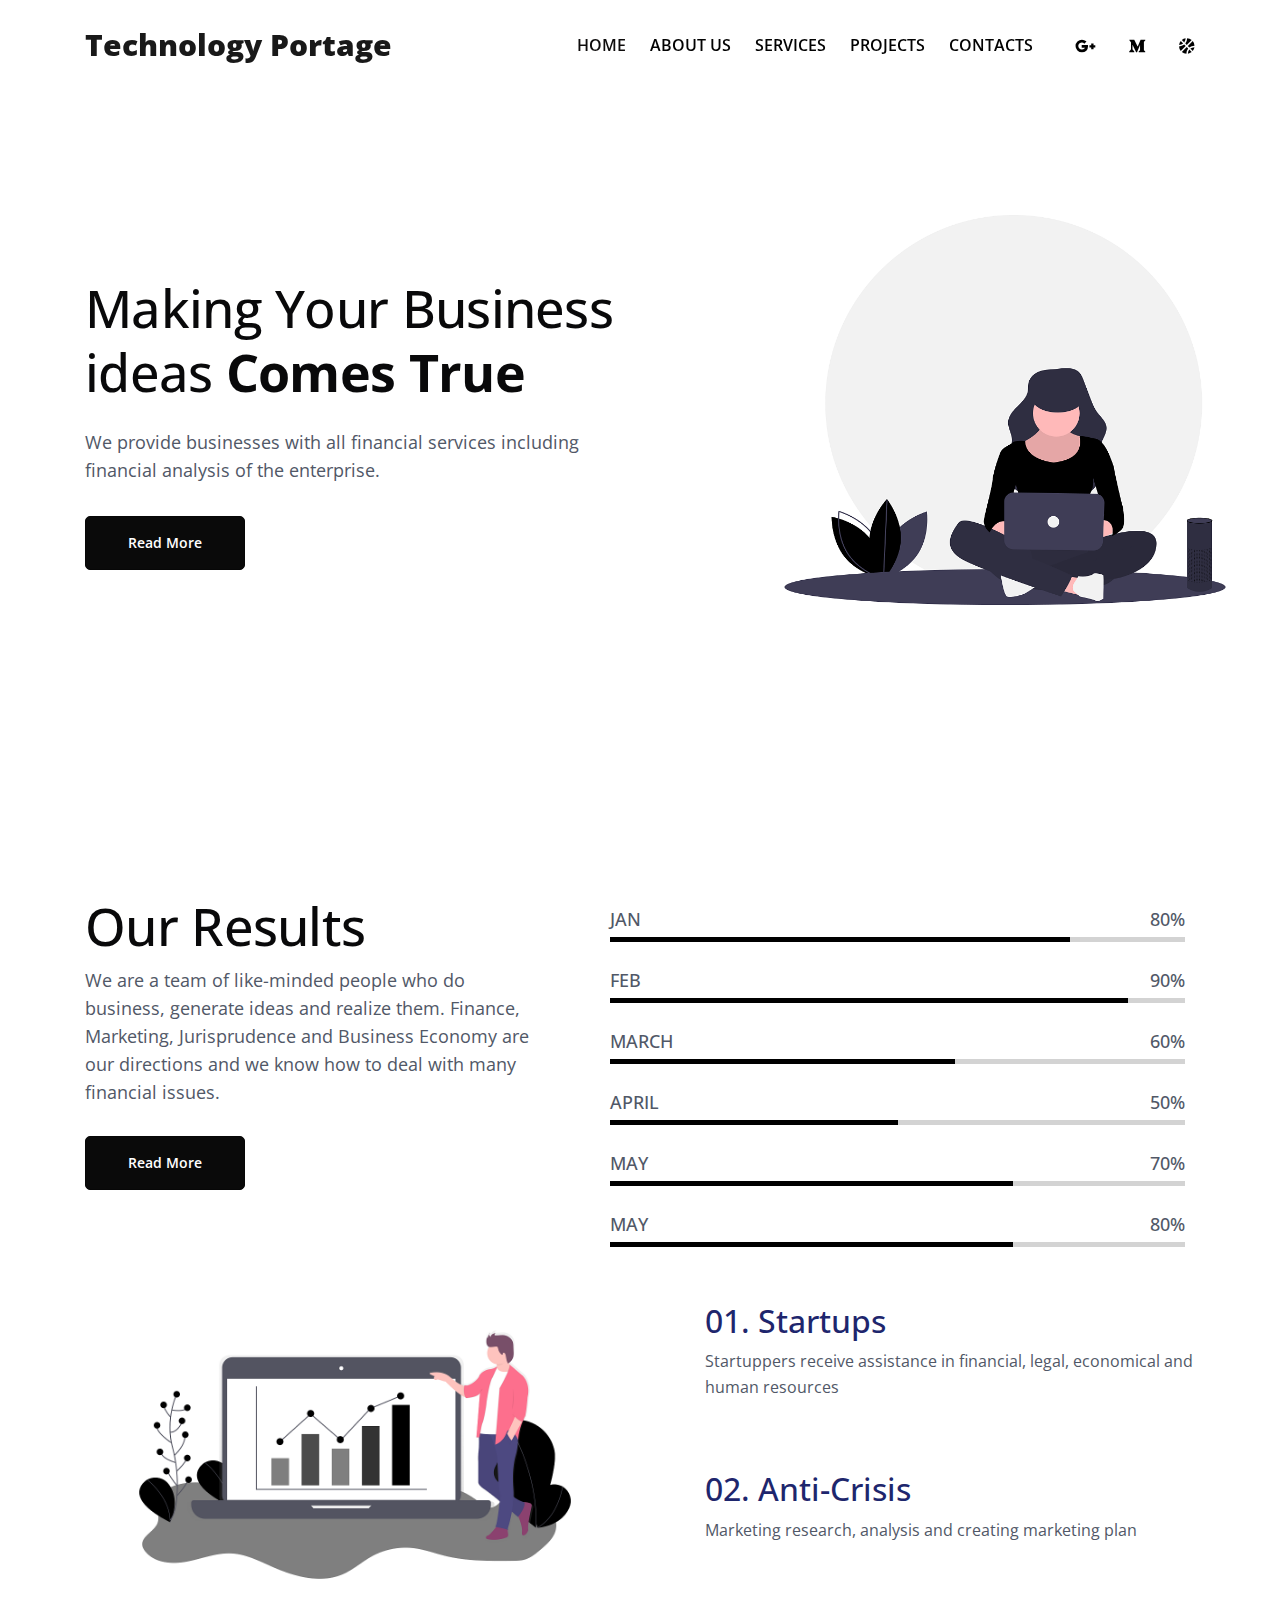
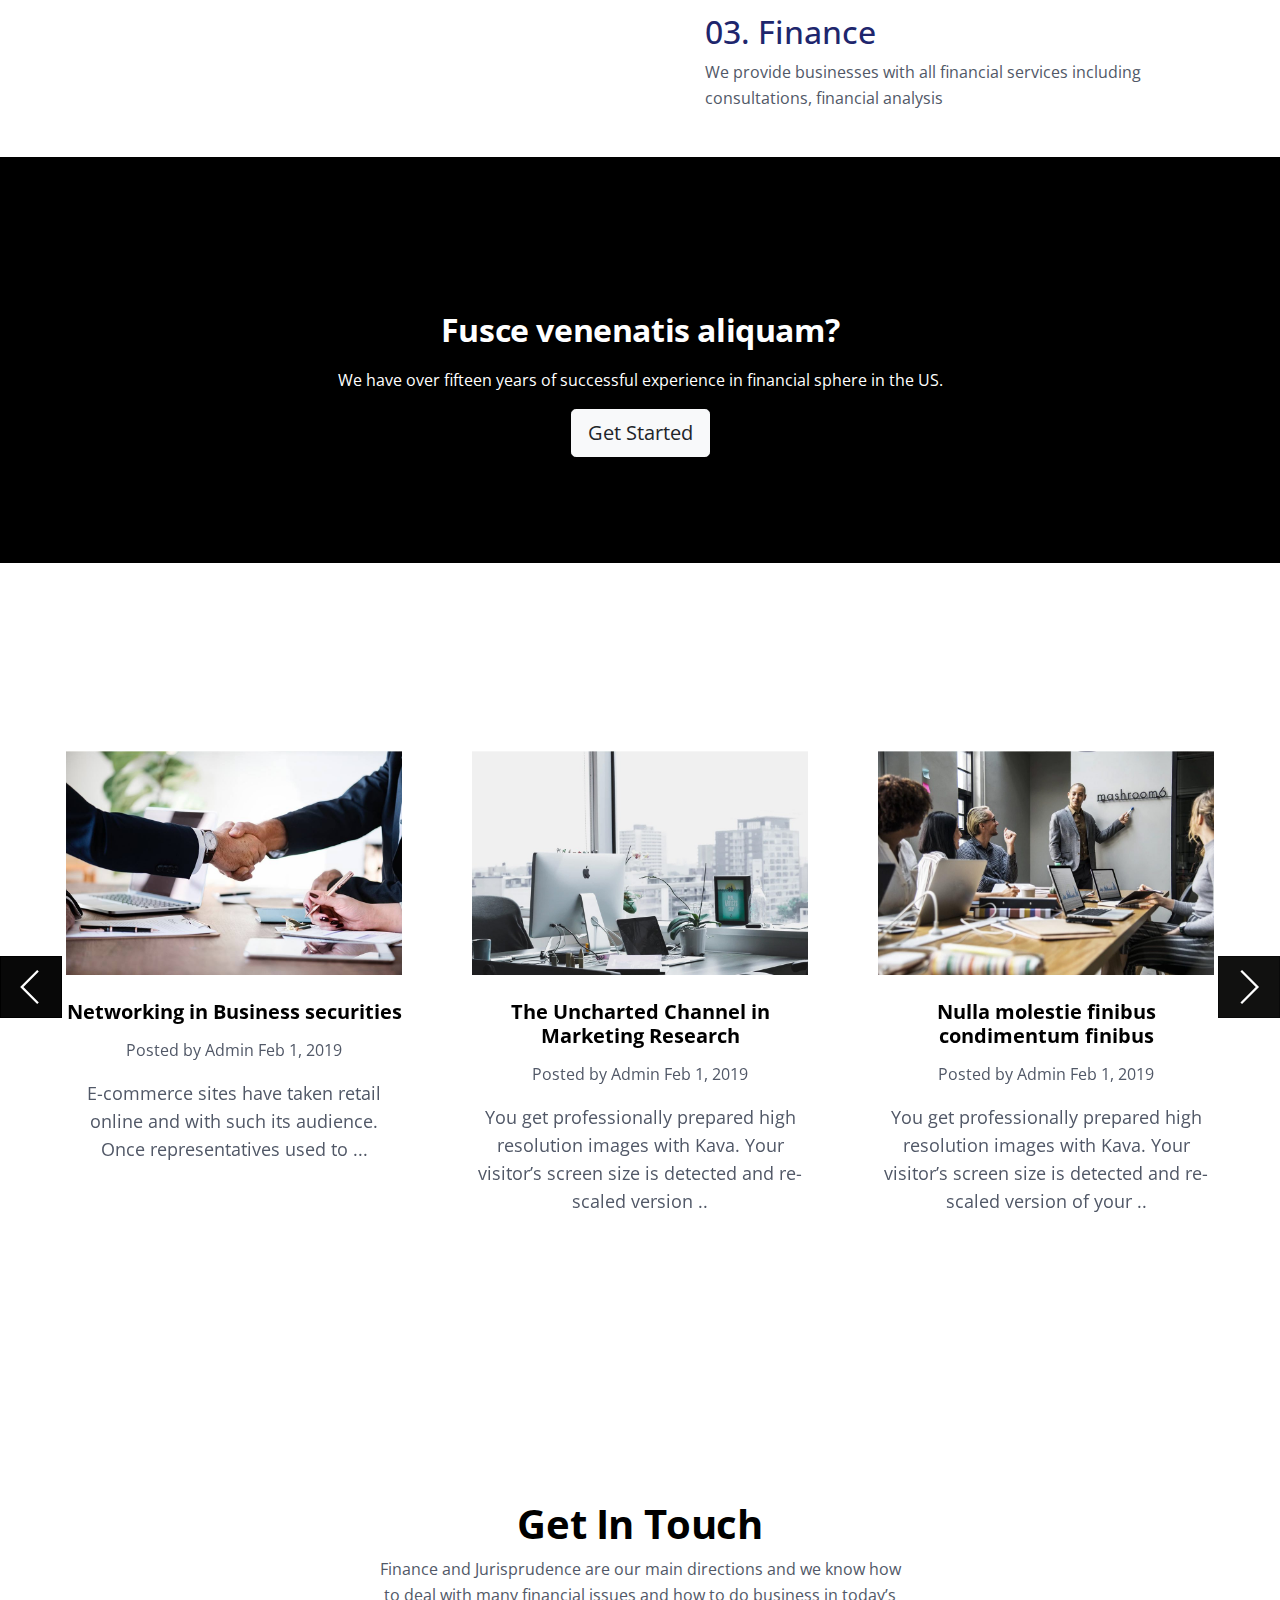
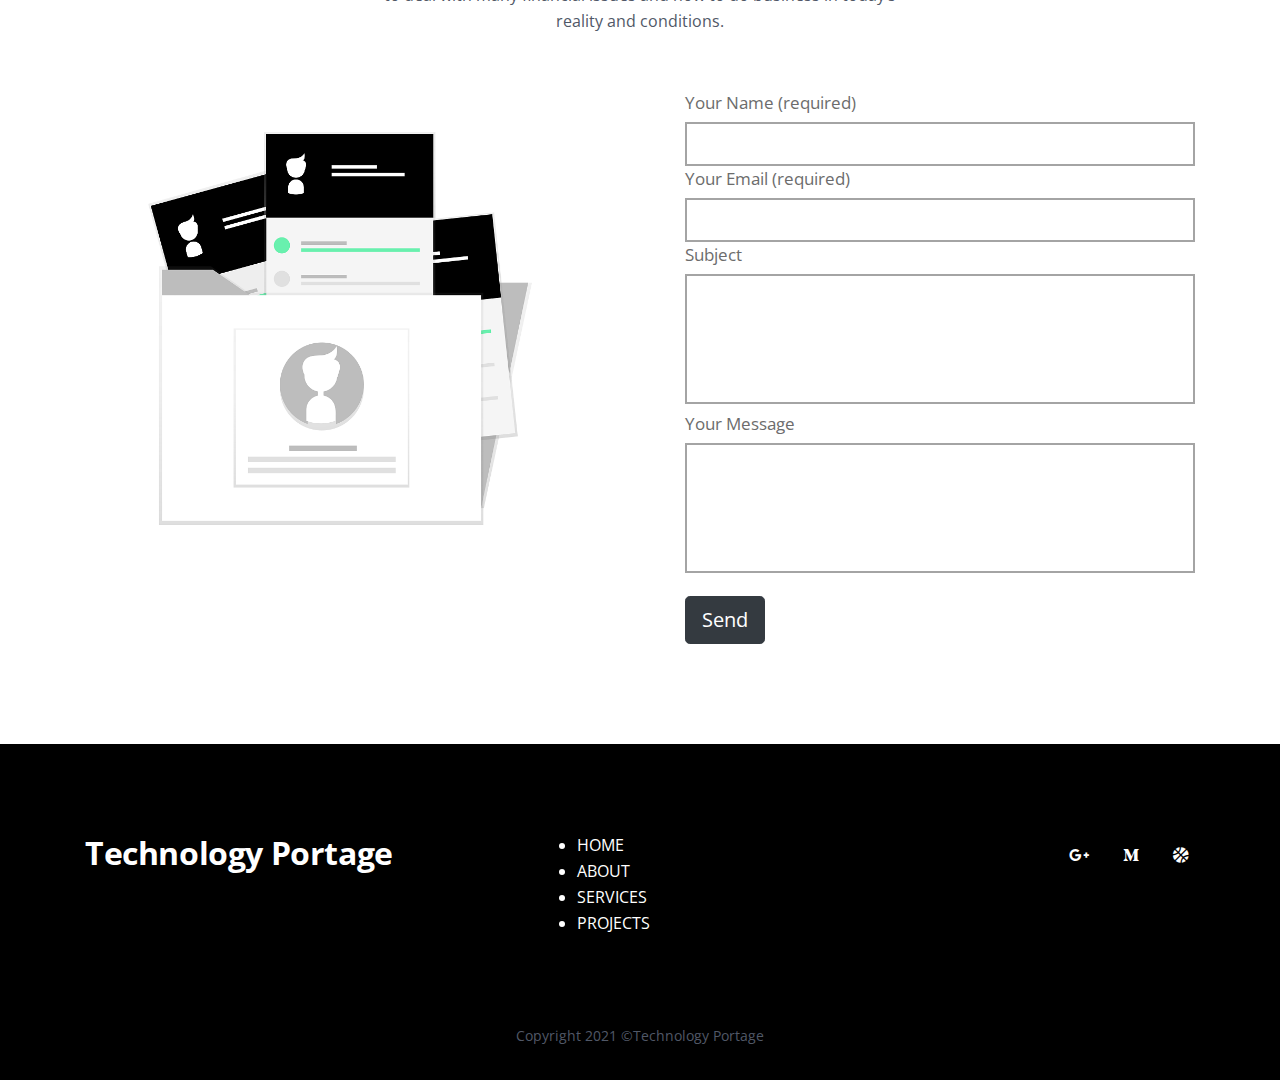
<file: index.html>
<!DOCTYPE html>
<html lang="en">

<head>
    <meta charset="utf-8">
    <meta name="viewport" content="width=device-width, initial-scale=1, shrink-to-fit=no">

    <!-- SEO Meta Tags -->
    <meta name="description" content="Your description">
    <meta name="author" content="Your name">

    <!-- OG Meta Tags to improve the way the post looks when you share the page on Facebook, Twitter, LinkedIn -->
    <meta property="og:site_name" content="" /> <!-- website name -->
    <meta property="og:site" content="" /> <!-- website link -->
    <meta property="og:title" content="" /> <!-- title shown in the actual shared post -->
    <meta property="og:description" content="" /> <!-- description shown in the actual shared post -->
    <meta property="og:image" content="" /> <!-- image link, make sure it's jpg -->
    <meta property="og:url" content="" /> <!-- where do you want your post to link to -->
    <meta name="twitter:card" content="summary_large_image"> <!-- to have large image post format in Twitter -->

    <!-- Webpage Title -->
    <title>Technology Portage</title>

    <!-- Styles -->
    <link rel="preconnect" href="https://fonts.gstatic.com">
    <link href="https://fonts.googleapis.com/css2?family=Open+Sans:ital,wght@0,400;0,600;0,700;1,400;1,600&display=swap"
        rel="stylesheet">
    <link rel="stylesheet" href="https://cdnjs.cloudflare.com/ajax/libs/font-awesome/4.7.0/css/font-awesome.min.css">
    <link href="css/bootstrap.css" rel="stylesheet">
    <link href="css/fontawesome-all.css" rel="stylesheet">
    <link href="css/swiper.css" rel="stylesheet">
    <link href="css/magnific-popup.css" rel="stylesheet">
    <link href="css/styles.css" rel="stylesheet">

    <!-- Favicon  -->
    <link rel="icon" href="images/favicon.png">
</head>

<body data-spy="scroll" data-target=".fixed-top">

    <!-- Navigation -->
    
    <nav class="navbar navbar-expand-lg fixed-top navbar-light">
        <div class="container">

            <!-- Text Logo - Use this if you don't have a graphic logo -->
            <!-- <a class="navbar-brand logo-text page-scroll" href="index.html">Kora</a> -->

            <!-- Image Logo -->
            <a class="navbar-brand logo-image" href="index.html"><b>Technology Portage</b></a>

            <button class="navbar-toggler p-0 border-0" type="button" data-toggle="offcanvas">
                <span class="navbar-toggler-icon"></span>
            </button>

            <div class="navbar-collapse offcanvas-collapse" id="navbarsExampleDefault">
                <ul class="navbar-nav ml-auto">
                    <li class="nav-item">
                        <a class="nav-link page-scroll" href="#header">HOME <span class="sr-only">(current)</span></a>
                    </li>
                    <li class="nav-item">
                        <a class="nav-link page-scroll" href="article.html">ABOUT US</a>
                    </li>
                    <li class="nav-item">
                        <a class="nav-link page-scroll" href="#features">SERVICES</a>
                    </li>
                    <li class="nav-item">
                        <a class="nav-link page-scroll" href="#details">PROJECTS</a>
                    </li>
                    <!-- <li class="nav-item dropdown">
                        <a class="nav-link dropdown-toggle" href="#" id="dropdown01" data-toggle="dropdown" aria-haspopup="true" aria-expanded="false"></a>
                        <div class="dropdown-menu" aria-labelledby="dropdown01">
                            <a class="dropdown-item page-scroll" href="article.html">Article Details</a>
                            <div class="dropdown-divider"></div>
                            <a class="dropdown-item page-scroll" href="terms.html">Terms Conditions</a>
                            <div class="dropdown-divider"></div>
                            <a class="dropdown-item page-scroll" href="privacy.html">Privacy Policy</a>
                        </div>
                    </li> -->
                    <li class="nav-item">
                        <a class="nav-link page-scroll" href="#contact">CONTACTS</a>
                    </li>
                    <li class="nav-item">
                       
                            <i class="fab fa-google-plus-g"></i>
                            <i class="fab fa-medium-m"></i>
                            <i class="fas fa-basketball-ball"></i>
                            

                    </li>

                </ul>

                <!-- <span class="nav-item">
                    <a class="btn-solid-sm page-scroll" href="sign-up.html">Start selling</a>
                </span> -->
            </div> <!-- end of navbar-collapse -->
        </div> <!-- end of container -->
    </nav> <!-- end of navbar -->
    <!-- end of navigation -->


    <!-- Header -->
    <header id="header" class="header">
        <div class="container">
            <div class="row">
                <div class="col-lg-6">
                    <div class="text-container">
                        <h1 class="h1-large">Making Your Business <br>ideas <B>Comes True</B></h1>
                        <p class="p-large">We provide businesses with all financial services including financial
                            analysis of the enterprise.</p>
                        <a class="btn-solid-lg" href="sign-up.html">Read More</a>

                    </div>
                </div> <!-- end of col -->
                <div class="col-lg-6">
                    <div class="image-container">
                        <img class="img-fluid" src="images/lady.png" alt="alternative">
                    </div> <!-- end of image-container -->
                </div> <!-- end of col -->
            </div> <!-- end of row -->
        </div> <!-- end of container -->
    </header> <!-- end of header -->
    <!-- end of header -->

    <div id="intro" class="basic-1">
        <div class="container">
            <div class="row">
                <div class="col-lg-5">
                    <div class="text-container">
                        <h1 class="h1-large">Our Results</h1>
                        <p class="p-large">We are a team of like-minded people who do business, generate ideas and
                            realize them. Finance, Marketing, Jurisprudence and Business Economy are our directions and
                            we know how to deal with many financial issues.</p>
                        <a class="btn-solid-lg" href="sign-up.html">Read More</a>
                        <!-- <a class="btn-outline-lg page-scroll" href="#intro">Discover</a> -->
                    </div> <!-- end of text-container -->
                </div> <!-- end of col -->
                <div class="col-lg-7">
                    <div class="text-container1">
                        <section class="skills" id="skills">
                            <div class="max-width">
                                <h2 class="title"></h2>
                                <div class="skills-content">

                                    <div class="column right">
                                        <div class="bars">
                                            <div class="info">
                                                <span>JAN</span>
                                                <span>80%</span>
                                            </div>
                                            <div class="line html"></div>
                                        </div>
                                        <div class="bars">
                                            <div class="info">
                                                <span>FEB</span>
                                                <span>90%</span>
                                            </div>
                                            <div class="line css"></div>
                                        </div>
                                        <div class="bars">
                                            <div class="info">
                                                <span>MARCH</span>
                                                <span>60%</span>
                                            </div>
                                            <div class="line js"></div>
                                        </div>
                                        <div class="bars">
                                            <div class="info">
                                                <span>APRIL</span>
                                                <span>50%</span>
                                            </div>
                                            <div class="line php"></div>
                                        </div>
                                        <div class="bars">
                                            <div class="info">
                                                <span>MAY</span>
                                                <span>70%</span>
                                            </div>
                                            <div class="line mysql"></div>
                                        </div>
                                        <div class="bars">
                                            <div class="info">
                                                <span>MAY</span>
                                                <span>80%</span>
                                            </div>
                                            <div class="line mysql"></div>
                                        </div>
                                    </div>
                                </div>
                            </div>
                        </section>
                    </div> <!-- end of image-container -->
                </div> <!-- end of col -->

                <div class="col-lg-6">
                    <div class="text-container">
                        <img class="img-fluid" src="images/boy.png" alt="alternative">
                    </div> <!-- end of image-container -->
                </div>
                <div class="col-lg-6">
                    <div class="text-container2">
                        <h6 class="h2">01. Startups</h6>
                        <p class="p">Startuppers receive assistance in financial, legal, economical and human resources
                        </p>

                        <!-- <a class="btn-outline-lg page-scroll" href="#intro">Discover</a> -->
                    </div>
                    <div class="text-container2">
                        <h6 class="h2">02. Anti-Crisis</h6>
                        <p class="p">Marketing research, analysis and creating marketing plan</p>

                        <!-- <a class="btn-outline-lg page-scroll" href="#intro">Discover</a> -->
                    </div>
                    <div class="text-container2">
                        <h6 class="h2">03. Finance</h6>
                        <p class="p">We provide businesses with all financial services including consultations,
                            financial analysis</p>

                        <!-- <a class="btn-outline-lg page-scroll" href="#intro">Discover</a> -->
                    </div>
                    <!-- end of text-container -->
                </div>

            </div>
        </div>
    </div>




    <!-- Features -->
    <div id="features" class="cards-1">
        <!-- <div class="container"> -->
        <div class="row">
            <div class="col-lg-12">
                <h2 class="h2-heading">Fusce venenatis aliquam?</h2>
                <p class="pn">We have over fifteen years of successful experience in financial sphere in the US.</p>
                <div class="manu">
                    <button type="button" class="btn btn-light btn-lg" style="text-align:center;">Get Started</button>
                </div>
            </div>
        </div> <!-- end of row -->
        <!-- end of col -->
    </div> <!-- end of row -->
    <!-- </div> end of container -->
    </div> <!-- end of cards-1 -->
    <!-- end of features -->


    

    <div class="slider-2">
        
      
        <div class="row">
            <div class="col-lg-12">

                <!-- Card Slider -->
                <div class="slider-container">
                    <div class="swiper-container card-slider">
                        <div class="swiper-wrapper">

                            <!-- Slide -->
                            <div class="swiper-slide">
                                
                                <div class="container1">
                                    <img class="img-fluid" src="images/cado1.jpg" alt="alternative">
                                
                                <div className="headinga">
                                <h5><b>Networking in Business securities</b></h5>
                            </div>
                                <div class="sub-heading">
                                <p>Posted by Admin Feb 1, 2019</p>
                            </div>
                                <p class="testimonial-text">E-commerce sites have taken retail online and with such its audience. Once representatives used to ...</p>
                                </div>
                           
                    </div> <!-- end of swiper-slide -->
                            <!-- end of slide -->

                            <!-- Slide -->
                            <div class="swiper-slide">
                                
                                <div class="container1">
                                    <img class="img-fluid" src="images/cado2.jpg" alt="alternative">
                                
                                <div className="headinga">
                                <h5><b>The Uncharted Channel in Marketing Research</b></h5>
                            </div>
                                <div class="sub-heading">
                                <p>Posted by Admin Feb 1, 2019</p>
                            </div>
                                <p class="testimonial-text">You get professionally prepared high resolution images with Kava. Your visitor’s screen size is detected and re-scaled version ..</p>
                                </div>
                           
                    </div> <!-- end of swiper-slide -->
                            <!-- end of slide -->

                            <!-- Slide -->
                            <div class="swiper-slide">
                                
                                <div class="container1">
                                    <img class="img-fluid" src="images/cado3.jpg" alt="alternative">
                                
                                <div className="headinga">
                                <h5><b>Nulla molestie finibus condimentum finibus</b></h5>
                            </div>
                                <div class="sub-heading">
                                <p>Posted by Admin Feb 1, 2019</p>
                            </div>
                                <p class="testimonial-text">You get professionally prepared high resolution images with Kava. Your visitor’s screen size is detected and re-scaled version of your ..</p>
                                </div>
                           
                    </div> <!-- end of swiper-slide -->
                            <!-- end of slide -->

                            <!-- Slide -->
                            <div class="swiper-slide">
                                
                                <div class="container1">
                                    <img class="img-fluid" src="images/cado4.jpg" alt="alternative">
                                
                                <div className="headinga">
                                <h5><b>Transform the Customer Experience Wisely</b></h5>
                            </div>
                                <div class="sub-heading">
                                <p>Posted by Admin Feb 1, 2019</p>
                            </div>
                                <p class="testimonial-text">With perfectly balanced clean style Kava theme becomes a natural choice if You’re looking for the theme to be easily transformed </p>
                                </div>
                           
                    </div>
                           <!-- end of swiper-slide -->
                            <!-- end of slide -->

                            <!-- Slide -->
                            <div class="swiper-slide">
                                
                                <div class="container1">
                                    <img class="img-fluid" src="images/cado5.jpg" alt="alternative">
                                
                                <div className="headinga">
                                <h5><b>You Get More with Lifetime Subscribtion</b></h5>
                            </div>
                                <div class="sub-heading">
                                <p>Posted by Admin Feb 1, 2019</p>
                            </div>
                                <p class="testimonial-text">You get professionally prepared high resolution images with Kava. Your visitor’s screen size is detected and re-scaled version of your web page</p>
                                </div>
                           
                    </div> <!-- end of swiper-slide -->
                            <!-- end of slide -->

                            <!-- Slide -->
                            <!-- <div class="swiper-slide">
                                
                                        <div class="container1">
                                            <img class="img-fluid" src="images/cado1.jpg" alt="alternative">
                                        
                                        <div className="headinga">
                                        <h5><b>Networking in Business securities</b></h5>
                                    </div>
                                        <div class="sub-heading">
                                        <p>Posted by Admin Feb 1, 2019</p>
                                    </div>
                                        <p class="testimonial-text">Totally recommended. I am happy to have chosen
                                            Blink for our shop implementation. Their great specialized experience
                                            helped the project and made it available 2 weeks prior the launch</p>
                                        </div>
                                   
                            </div>end of swiper-slide -->
                            

                        </div> 

                        <!-- Add Arrows -->
                        <div class="swiper-button-next hide-for-small-only hide-for-medium-only" style="border: 1px solid rgb(10, 10, 10); background-color: rgb(17, 17, 16); padding: 30px;"></div>
                        <div class="swiper-button-prev hide-for-small-only hide-for-medium-only" style="border: 1px solid black; background-color: rgb(8, 8, 8); padding: 30px;"></div>
                        <!-- end of add arrows -->

                    </div> <!-- end of swiper-container -->
                </div> <!-- end of slider-container -->
                <!-- end of card slider -->

            </div> <!-- end of col -->
        </div> <!-- end of row -->
     <!-- end of container -->
</div> <!-- end of slider-2 -->
<!-- end of testimonials -->


    
    <section id="contact" class="contact-area">
        <div class="container">
            <div class="row justify-content-center">
                <div class="col-lg-6">
                    <div class="section2 text-center pb-40">
                        <h3 class="h1"><b>Get In Touch</b></h3>
                        <p class="text1">Finance and Jurisprudence are our main directions and we know how to deal with many financial issues and how to do business in today’s reality and conditions.</p>
                    </div> <!-- section title -->
                </div>
            </div> <!-- row -->
            <div class="row">
                <div class="col-lg-6">
                    <!-- <div class="contact-two mt-50 wow fadeIn" data-wow-duration="1.5s" data-wow-delay="0.2s">
                        <h4 class="contact-title">Lets talk about the project</h4>
                        <p class="text">Lorem ipsum dolor sit amet, consectetur adipisicing elit. Ullam unde repellendus delectus facilis quia consequatur maxime perferendis! Sequi, modi consequatur.</p>
                        <ul class="contact-info">
                            <li><i class="lni-money-location"></i> Elizabeth St, Melbourne, Australia</li>
                            <li><i class="lni-phone-handset"></i> +333 789-321-654</li>
                            <li><i class="lni-envelope"></i> hello@ayroui.com</li>
                        </ul>
                    </div> contact two -->
                    <div class="container1">
                    <img class="img-fluid" src="images/cardo.png" alt="alternative">
                </div>

                </div>
                <div class="col-lg-6">
                    <div class="container2">
                    <div class="contact-form form-style-one mt-35 wow fadeIn" data-wow-duration="1.5s" data-wow-delay="0.5s">
                        <form  id="contact-form" action="assets/contact.php" method="post">
                            <div class="form-input mt-15">
                                <label><h7>Your Name (required)</h7></label>
                                <div class="input-items default">
                                    <input type="text"  name="name">
                                    <i class="lni-user"></i>
                                </div>
                            </div> <!-- form input -->
                            <div class="form-input mt-15">
                                <label><h7>Your Email (required)</h7></label>
                                <div class="input-items default">
                                    <input type="email"  name="email">
                                    <i class="lni-envelope"></i>
                                </div>
                            </div>
                            <div class="form-input mt-15">
                                <label><h7>Subject</h7></label>
                                <div class="input-items default">
                                    <textarea  name="email"></textarea>
                                    <i class="lni-envelope"></i>
                                </div>
                            </div> <!-- form input -->
                            <div class="form-input mt-15">
                                <label><h7>Your Message</h7></label>
                                <div class="input-items default">
                                    <textarea  name="massage"></textarea>
                                    <i class="lni-pencil-alt"></i>
                                </div>
                            </div> <!-- form input -->
                            
                            <p class="form-message"></p>
                            <div class="form-input rounded-buttons mt-20">
                                <div class="manu1">
                                    <button type="button" class="btn btn-dark btn-lg ">                                                               Send                                                             </button>
                                </div>
                            </div> <!-- form input -->
                        </form>
                    </div>
                </div> <!-- contact form -->
                </div>
            </div> <!-- row -->
        </div> <!-- container -->
    </section>

<!-- Footer -->
<div class="footer">
    <div class="container">
        <div class="row">
            <div class="col-lg-12">
                <div class="footer-col first">
                    <h2>Technology Portage</h2>
                </div> <!-- end of footer-col -->
                <div class="footer-col second">
                    
                    <ul class="nau">
                        <li class="nav-item">
                            <a class="nav-link1 page-scroll" href="#header"><div class="one">HOME</div><span class="sr-only">(current)</span></a>
                        </li>
                        <li class="nav-item">
                            <a class="nav-link1 page-scroll" href="#intro"><div class="one">ABOUT</div></a>
                        </li>
                        <li class="nav-item">
                            <a class="nav-link1 page-scroll" href="#features"><div class="one">SERVICES</div></a>
                        </li>
                        <li class="nav-item">
                            <a class="nav-link1 page-scroll" href="#details"><div class="one">PROJECTS</div></a>
                        </li>
                        </ul>
                </div> <!-- end of footer-col -->
                <div class="footer-col third">
                    <div class="man1">
                        <i class="fab fa-google-plus-g"></i>
                        <i class="fab fa-medium-m"></i>
                        <i class="fas fa-basketball-ball"></i>
                        </div>
                    
                </div> <!-- end of footer-col -->
            </div> <!-- end of col -->
        </div> <!-- end of row -->
    </div> <!-- end of container -->
</div> <!-- end of footer -->  
<!-- end of footer -->


<!-- Copyright -->
<div class="copyright">
    <div class="container">
        <div class="row">
            <div class="col-lg-12">
                <p class="p-small">Copyright 2021 ©<a href="#your-link">Technology Portage</a></p>
            </div> <!-- end of col -->
        </div> <!-- enf of row -->
    </div> <!-- end of container -->
</div> <!-- end of copyright --> 
<!-- end of copyright -->


    <!-- Scripts -->
    <script src="js/jquery.min.js"></script> <!-- jQuery for Bootstrap's JavaScript plugins -->
    <script src="js/bootstrap.min.js"></script> <!-- Bootstrap framework -->
    <script src="js/jquery.easing.min.js"></script> <!-- jQuery Easing for smooth scrolling between anchors -->
    <script src="js/jquery.magnific-popup.js"></script> <!-- Magnific Popup for lightboxes -->
    <script src="js/swiper.min.js"></script> <!-- Swiper for image and text sliders -->
    <script src="js/scripts.js"></script> <!-- Custom scripts -->
</body>

</html>
</file>
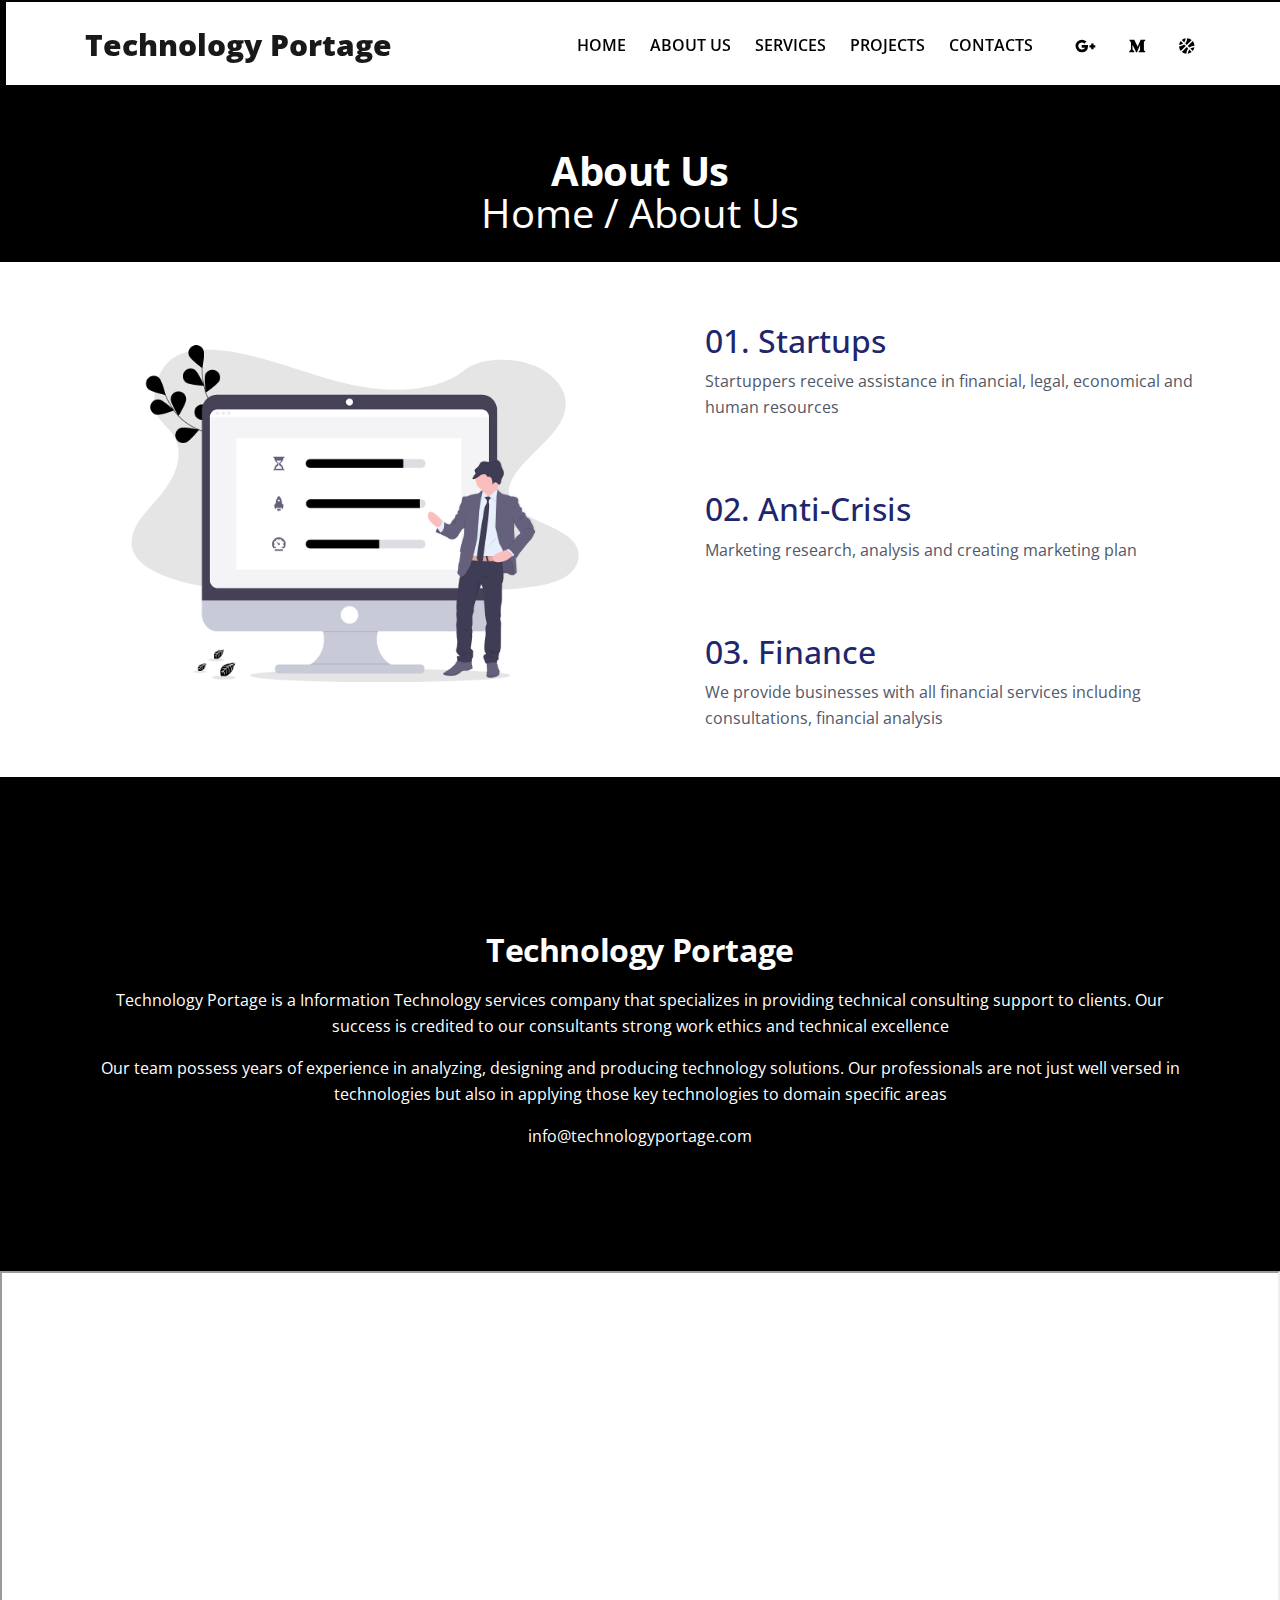
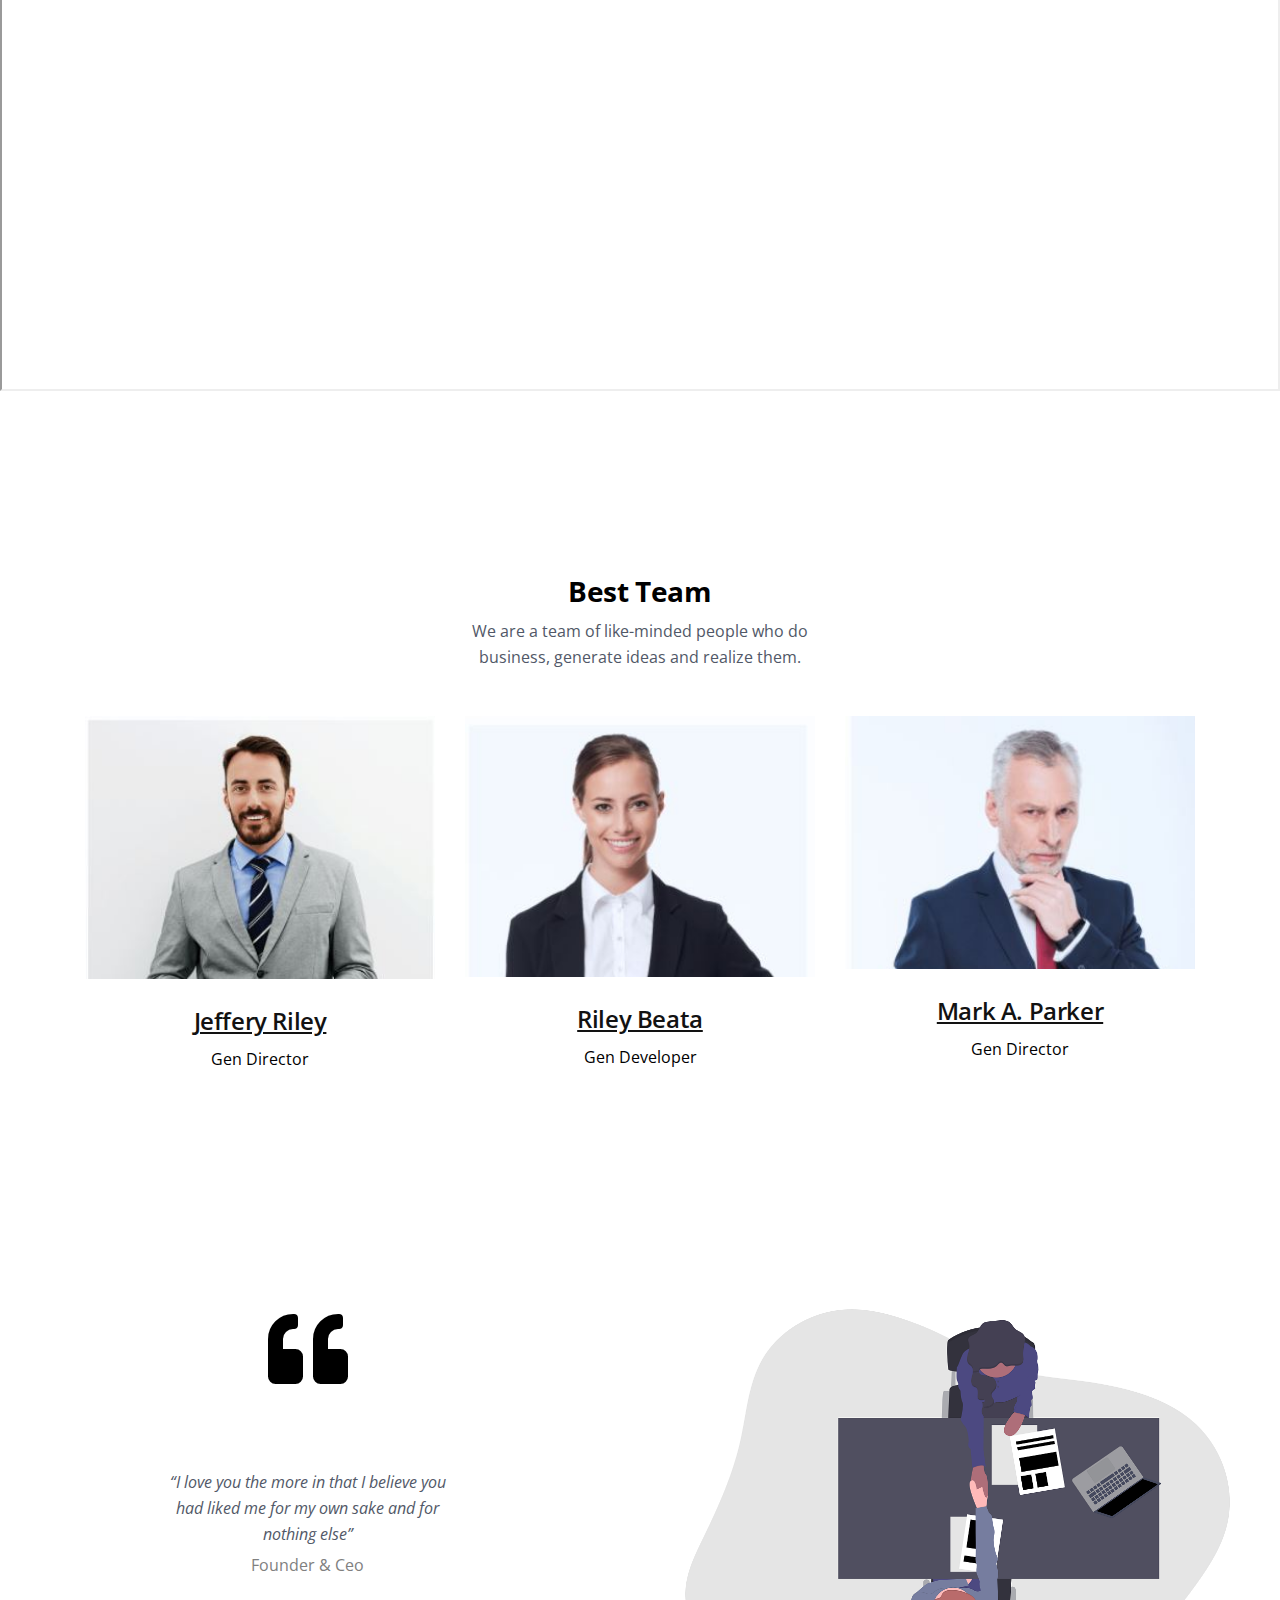
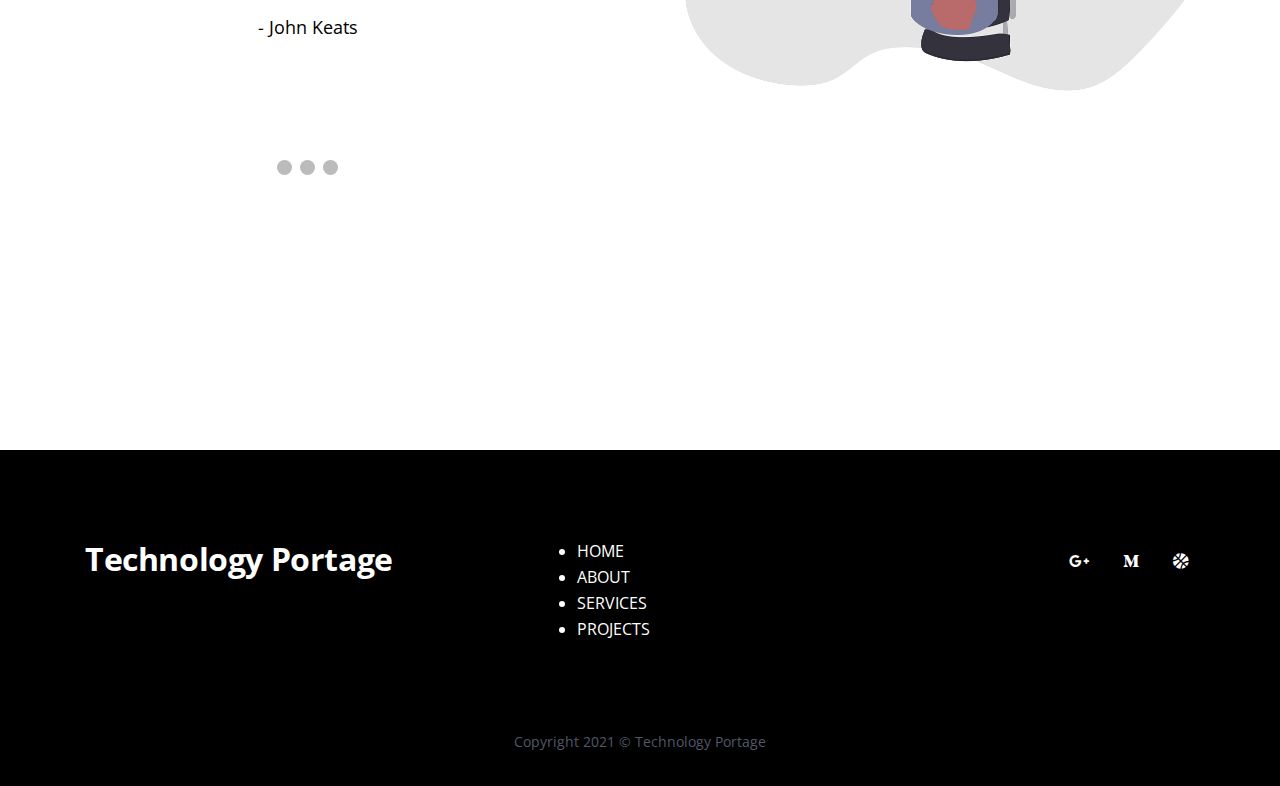
<file: article.html>
<!DOCTYPE html>
<html lang="en">

<head>
    <meta charset="utf-8">
    <meta name="viewport" content="width=device-width, initial-scale=1, shrink-to-fit=no">

    <!-- SEO Meta Tags -->
    <meta name="description" content="Your description">
    <meta name="author" content="Your name">

    <!-- OG Meta Tags to improve the way the post looks when you share the page on Facebook, Twitter, LinkedIn -->
    <meta property="og:site_name" content="" /> <!-- website name -->
    <meta property="og:site" content="" /> <!-- website link -->
    <meta property="og:title" content="" /> <!-- title shown in the actual shared post -->
    <meta property="og:description" content="" /> <!-- description shown in the actual shared post -->
    <meta property="og:image" content="" /> <!-- image link, make sure it's jpg -->
    <meta property="og:url" content="" /> <!-- where do you want your post to link to -->
    <meta name="twitter:card" content="summary_large_image"> <!-- to have large image post format in Twitter -->

    <!-- Webpage Title -->
    <title>Kora Webpage Title</title>

    <!-- Styles -->
    <link rel="preconnect" href="https://fonts.gstatic.com">
    <link href="https://fonts.googleapis.com/css2?family=Open+Sans:ital,wght@0,400;0,600;0,700;1,400;1,600&display=swap"
        rel="stylesheet">
    <link rel="stylesheet" href="https://cdnjs.cloudflare.com/ajax/libs/font-awesome/4.7.0/css/font-awesome.min.css">
    <link href="css/bootstrap.css" rel="stylesheet">
    <link href="css/fontawesome-all.css" rel="stylesheet">
    <link href="css/swiper.css" rel="stylesheet">
    <link href="css/magnific-popup.css" rel="stylesheet">
    <link href="css/styles.css" rel="stylesheet">

    <!-- Favicon  -->
    <link rel="icon" href="images/favicon.png">
</head>

<body data-spy="scroll" data-target=".fixed-top">

    <!-- Navigation -->
    <nav class="navbar navbar-expand-lg fixed-top navbar-light">
        <div class="container">

            <!-- Text Logo - Use this if you don't have a graphic logo -->
            <!-- <a class="navbar-brand logo-text page-scroll" href="index.html">Kora</a> -->

            <!-- Image Logo -->
            <a class="navbar-brand logo-image" href="index.html"><b>Technology Portage</b></a>

            <button class="navbar-toggler p-0 border-0" type="button" data-toggle="offcanvas">
                <span class="navbar-toggler-icon"></span>
            </button>

            <div class="navbar-collapse offcanvas-collapse" id="navbarsExampleDefault">
                <ul class="navbar-nav ml-auto">
                    <li class="nav-item">
                        <a class="nav-link page-scroll" href="index.html">HOME <span class="sr-only">(current)</span></a>
                    </li>
                    <li class="nav-item">
                        <a class="nav-link page-scroll" href="#">ABOUT US</a>
                    </li>
                    <li class="nav-item">
                        <a class="nav-link page-scroll" href="index.html#features">SERVICES</a>
                    </li>
                    <li class="nav-item">
                        <a class="nav-link page-scroll" href="#">PROJECTS</a>
                    </li>
                    <!-- <li class="nav-item dropdown">
                        <a class="nav-link dropdown-toggle" href="#" id="dropdown01" data-toggle="dropdown" aria-haspopup="true" aria-expanded="false"></a>
                        <div class="dropdown-menu" aria-labelledby="dropdown01">
                            <a class="dropdown-item page-scroll" href="article.html">Article Details</a>
                            <div class="dropdown-divider"></div>
                            <a class="dropdown-item page-scroll" href="terms.html">Terms Conditions</a>
                            <div class="dropdown-divider"></div>
                            <a class="dropdown-item page-scroll" href="privacy.html">Privacy Policy</a>
                        </div>
                    </li> -->
                    <li class="nav-item">
                        <a class="nav-link page-scroll" href="index.html#contact">CONTACTS</a>
                    </li>
                    <li class="nav-item">
                       
                            <i class="fab fa-google-plus-g"></i>
                            <i class="fab fa-medium-m"></i>
                            <i class="fas fa-basketball-ball"></i>
                            

                    </li>

                </ul>

                <!-- <span class="nav-item">
                    <a class="btn-solid-sm page-scroll" href="sign-up.html">Start selling</a>
                </span> -->
            </div> <!-- end of navbar-collapse -->
        </div> <!-- end of container -->
    </nav> <!-- end of navbar -->
    <!-- end of navigation -->
  <div  class="mine">
        <!-- <div class="container"> -->
        <div class="row">
            <div class="col-lg-12">
                <h2 class="h2-heading">About Us</h2>
                <p class="po">Home
/
About Us</p>
                
            </div>
        </div> 
       
    </div> 
   
    <div id="intro" class="basic-1">
        <div class="container">
            <div class="row">
                <div class="col-lg-6">
                    <div class="text-container">
                        <img class="img-fluid" src="images/man.png" alt="alternative">
                    </div> <!-- end of image-container -->
                </div>
                <div class="col-lg-6">
                    <div class="text-container2">
                        <h6 class="h2">01. Startups</h6>
                        <p class="p">Startuppers receive assistance in financial, legal, economical and human resources
                        </p>

                        <!-- <a class="btn-outline-lg page-scroll" href="#intro">Discover</a> -->
                    </div>
                    <div class="text-container2">
                        <h6 class="h2">02. Anti-Crisis</h6>
                        <p class="p">Marketing research, analysis and creating marketing plan</p>

                        <!-- <a class="btn-outline-lg page-scroll" href="#intro">Discover</a> -->
                    </div>
                    <div class="text-container2">
                        <h6 class="h2">03. Finance</h6>
                        <p class="p">We provide businesses with all financial services including consultations,
                            financial analysis</p>

                        <!-- <a class="btn-outline-lg page-scroll" href="#intro">Discover</a> -->
                    </div>
                    <!-- end of text-container -->
                </div>

            </div>
        </div>
    </div>
    <div id="features" class="cards-1">
        <!-- <div class="container"> -->
        <div class="row">
            <div class="col-lg-12">
                <h2 class="h2-heading">Technology Portage</h2>
                <div class="container">
                <p class="pn">Technology Portage is a Information Technology services company that specializes in providing technical consulting support to clients. Our success is credited to our consultants strong work ethics and technical excellence
                </p>
                <p class="pn">Our team possess years of experience in analyzing, designing and producing technology solutions. Our professionals are not just well versed in technologies but also in applying those key technologies to domain specific areas</p>
            </div>
                 <p class="pn">info@technologyportage.com</p>
                 
            </div>
        </div> <!-- end of row -->
        <!-- end of col -->
    </div> <!-- end of row -->
    <!-- </div> end of container -->
    </div> <!-- end of cards-1 -->
    <!-- end of features -->
    <div id="features" class="cards-5">
        <!-- <div class="container"> -->
        <div class="row">
            <div class="col-lg-12">
                <div class="container3">
                    <iframe class="responsive-iframe" src="https://www.youtube.com/embed/XHOmBV4js_E"></iframe>
                  </div>
            <!-- <embed style="display:"src="https://www.youtube.com/embed/XHOmBV4js_E"></embed> -->
                 
                 
            </div>
        </div> <!-- end of row -->
        <!-- end of col -->
    </div> <!-- end of row -->
    <section id="team" class="team-area ">
        <div class="container">
            <div class="row justify-content-center">
                
                <div class="col-lg-4 col-sm-6">
                    <div class="section-title1 text-center ">
                        <h3 class="title1">Best Team</h3>
                        <p class="text">We are a team of like-minded people who do business, generate ideas and realize them.</p>
                    </div> <!-- section title -->
                
           
            </div>
            </div> <!-- row -->
            <div class="row">
                <div class="col-lg-4 col-sm-6">
                    <div class="team-style-eleven text-center mt-30 wow fadeIn" data-wow-duration="1s" data-wow-delay="0s">
                        <div class="team-image">
                            <img src="images/test4.JPG" alt="Team">
                        </div>
                        <div class="team-content">
                            <div class="team-social">
                                <ul class="social">
                                    <li><a href="#"><i class="lni lni-facebook-filled"></i></a></li>
                                    <li><a href="#"><i class="lni lni-twitter-original"></i></a></li>
                                    <li><a href="#"><i class="lni lni-linkedin-original"></i></a></li>
                                    <li><a href="#"><i class="lni lni-instagram"></i></a></li>
                                </ul>
                            </div>
                            <h4 class="team-name"><a href="#">Jeffery Riley</a></h4>
                            <span class="sub-title">Gen Director</span>
                        </div>
                    </div> <!-- single team -->
                </div>
                <div class="col-lg-4 col-sm-6">
                    <div class="team-style-eleven text-center mt-30 wow fadeIn" data-wow-duration="1s" data-wow-delay="0s">
                        <div class="team-image">
                            <img src="images/test2.JPG" alt="Team">
                        </div>
                        <div class="team-content">
                            <div class="team-social">
                                <ul class="social">
                                    <li><a href="#"><i class="lni lni-facebook-filled"></i></a></li>
                                    <li><a href="#"><i class="lni lni-twitter-original"></i></a></li>
                                    <li><a href="#"><i class="lni lni-linkedin-original"></i></a></li>
                                    <li><a href="#"><i class="lni lni-instagram"></i></a></li>
                                </ul>
                            </div>
                            <h4 class="team-name"><a href="#">Riley Beata</a></h4>
                            <span class="sub-title">Gen Developer</span>
                        </div>
                    </div> <!-- single team -->
                </div>
                <div class="col-lg-4 col-sm-6">
                    <div class="team-style-eleven text-center mt-30 wow fadeIn" data-wow-duration="1s" data-wow-delay="0s">
                        <div class="team-image">
                            <img src="images/test3.JPG" alt="Team">
                        </div>
                        <div class="team-content">
                            <div class="team-social">
                                <ul class="social">
                                    <li><a href="#"><i class="lni lni-facebook-filled"></i></a></li>
                                    <li><a href="#"><i class="lni lni-twitter-original"></i></a></li>
                                    <li><a href="#"><i class="lni lni-linkedin-original"></i></a></li>
                                    <li><a href="#"><i class="lni lni-instagram"></i></a></li>
                                </ul>
                            </div>
                            <h4 class="team-name"><a href="#">Mark A. Parker</a></h4>
                            <span class="sub-title">Gen Director</span>
                        </div>
                    </div> <!-- single team -->
                </div>
            </div> <!-- row -->
        </div> <!-- container -->
    </section>
    <!-- Header -->
  
    <!-- end of header -->
    <header id="header" class="header">
        <div class="container">
            <div class="row">
                <div class="col-lg-5">
                    <div class="slideshow-container">
                        <div class="zov">
                        <i class="fa fa-quote-left" aria-hidden="true"></i>
                    </div>
                        <!-- Full-width slides/quotes -->
                        <div class="mySlides">
                            
                          <q>I love you the more in that I believe you had liked me for my own sake and for nothing else</q>
                          <p class="pu">Founder & Ceo</p>
                          <p class="author">- John Keats</p>
                        </div>
                      
                        <div class="mySlides">
                          <q>But man is not made for defeat. A man can be destroyed but not defeated.</q>
                          <p class="pu">Founder & Ceo</p>
                          <p class="author">- Ernest Hemingway</p>
                        </div>
                      
                        <div class="mySlides">
                          <q>I have not failed. I've just found 10,000 ways that won't work.</q>
                          <p class="pu">Founder & Ceo</p>
                          <p class="author">- Thomas A. Edison</p>
                        </div>
                      
                        <!-- Next/prev buttons -->
                        <!-- <a class="prev" onclick="plusSlides(-1)">&#10094;</a>
                        <a class="next" onclick="plusSlides(1)">&#10095;</a> -->
                      </div>
                      
                      <!-- Dots/bullets/indicators -->
                   <div class="dot-container">
                        <span class="dot" onclick="currentSlide(1)"></span>
                        <span class="dot" onclick="currentSlide(2)"></span>
                        <span class="dot" onclick="currentSlide(3)"></span>
                      </div> 
                </div> <!-- end of col -->
                <div class="col-lg-7">
                    <div class="image-container">
                        <img class="img-fluid" src="images/meeting.png" alt="alternative">
                    </div> <!-- end of image-container -->
                </div> <!-- end of col -->
            </div> <!-- end of row -->
        </div> <!-- end of container -->
    </header> <!-- end of header -->
    <div class="slideshow-container">

        <!-- Full-width slides/quotes -->
        <div class="mySlides">
          <q>I love you the more in that I believe you had liked me for my own sake and for nothing else</q>
          <p class="author">- John Keats</p>
        </div>
      
        <div class="mySlides">
          <q>But man is not made for defeat. A man can be destroyed but not defeated.</q>
          <p class="author">- Ernest Hemingway</p>
        </div>
      
        <div class="mySlides">
          <q>I have not failed. I've just found 10,000 ways that won't work.</q>
          <p class="author">- Thomas A. Edison</p>
        </div>
      
        <!-- Next/prev buttons -->
        <!-- <a class="prev" onclick="plusSlides(-1)">&#10094;</a>
        <a class="next" onclick="plusSlides(1)">&#10095;</a> -->
      </div>
      
      <!-- Dots/bullets/indicators -->
      <!-- <div class="dot-container">
        <span class="dot" onclick="currentSlide(1)"></span>
        <span class="dot" onclick="currentSlide(2)"></span>
        <span class="dot" onclick="currentSlide(3)"></span>
      </div> -->
        <!--  -->


    <!-- Footer -->
<div class="footer">
    <div class="container">
        <div class="row">
            <div class="col-lg-12">
                <div class="footer-col first">
                    <h2>Technology Portage</h2>
                </div> <!-- end of footer-col -->
                <div class="footer-col second">
                    
                    <ul class="nau">
                        <li class="nav-item">
                            <a class="nav-link1 page-scroll" href="#header"><div class="one">HOME</div><span class="sr-only">(current)</span></a>
                        </li>
                        <li class="nav-item">
                            <a class="nav-link1 page-scroll" href="#intro"><div class="one">ABOUT</div></a>
                        </li>
                        <li class="nav-item">
                            <a class="nav-link1 page-scroll" href="#features"><div class="one">SERVICES</div></a>
                        </li>
                        <li class="nav-item">
                            <a class="nav-link1 page-scroll" href="#details"><div class="one">PROJECTS</div></a>
                        </li>
                        </ul>
                </div> <!-- end of footer-col -->
                <div class="footer-col third">
                    <div class="man1">
                        <i class="fab fa-google-plus-g"></i>
                        <i class="fab fa-medium-m"></i>
                        <i class="fas fa-basketball-ball"></i>
                        </div>
                    
                </div> <!-- end of footer-col -->
            </div> <!-- end of col -->
        </div> <!-- end of row -->
    </div> <!-- end of container -->
</div> <!-- end of footer -->  
<!-- end of footer -->


<!-- Copyright -->
<div class="copyright">
    <div class="container">
        <div class="row">
            <div class="col-lg-12">
                <p class="p-small">Copyright 2021 © <a href="#your-link">Technology Portage</a></p>
            </div> <!-- end of col -->
        </div> <!-- enf of row -->
    </div> <!-- end of container -->
</div> <!-- end of copyright --> 
<!-- end of copyright -->

    <!-- Scripts -->
    
    <script src="js/jquery.min.js"></script> <!-- jQuery for Bootstrap's JavaScript plugins -->
    <script src="js/bootstrap.min.js"></script> <!-- Bootstrap framework -->
   
    <script src="js/jquery.easing.min.js"></script> <!-- jQuery Easing for smooth scrolling between anchors -->
    <script src="js/jquery.magnific-popup.js"></script> <!-- Magnific Popup for lightboxes -->
    <script src="js/swiper.min.js"></script> <!-- Swiper for image and text sliders -->
    <script src="js/scripts.js"></script> <!-- Custom scripts -->
</body>

</html>
</file>
<file: css/styles.css>
/* Description: Master CSS file */

/*****************************************
Table Of Contents:
- General Styles
- Navigation
- Header
- Customers
- Introduction
- Features
- Details 1
- Details Lightbox
- Details 2
- Details 3
- Testimonials
- Newsletter
- Footer
- Copyright
- Back To Top Button
- Extra pages
- Media Queries
******************************************/

/*****************************************
Colors:
- Buttons - orange #ff6c02
- Headings text - navy blue #1e266d
- Body text - dark gray #515867
- Backgrounds - light gray #f9f9f9
******************************************/


/**************************/
/*     General Styles     */
/**************************/
body,
html {
    width: 100%;
	height: 100%;
}

.swiper-wrapper{
	display:flex;
	padding-left: 15px;
}
body, p {
	color: #515867; 
	font: 400 1rem/1.625rem "Open Sans", sans-serif;
}

.skills .skills-content .column{
    width: calc(100% - 10px);
}
.skills .skills-content .left .text{
    font-size: 20px;
    font-weight: 600;
    margin-bottom: 10px;
}
.skills .skills-content .left p{
    text-align: justify;
}
.skills .skills-content .left a{
    display: inline-block;
    background: crimson;
    color: #fff;
    font-size: 18px;
    font-weight: 500;
    padding: 8px 16px;
    margin-top: 20px;
    border-radius: 6px;
    border: 2px solid crimson;
    transition: all 0.3s ease;
}
.skills .skills-content .left a:hover{
    color: crimson;
    background: none;
}
.skills .skills-content .right .bars{
    margin-bottom: 15px;
	padding-top:10px;
}
.skills .skills-content .right .info{
    display: flex;
    margin-bottom: 5px;
    align-items: center;
    justify-content: space-between;
}
.skills .skills-content .right span{
    font-weight: 500;
    font-size: 18px;
}
.skills .skills-content .right .line{
    height: 5px;
    width: 100%;
    background: lightgrey;
    position: relative;
}
.skills .skills-content .right .line::before{
    content: "";
    position: absolute;
    height: 100%;
    left: 0;
    top: 0;
    background:black;
}
.skills-content .right .html::before{
    width: 80%;
}
.skills-content .right .css::before{
    width: 90%;
}
.skills-content .right .js::before{
    width: 60%;
}
.skills-content .right .php::before{
    width: 50%;
}
.skills-content .right .mysql::before{
    width: 70%;
}

h1 {
	color: #09090a;
	font-weight: 500;
	font-size: 14px;
	line-height: 2;
	letter-spacing: -0.2px;
}

h2 {
	color: white;
	font-weight: 700;
	font-size: 2rem;
	line-height: 2.625rem;
	letter-spacing: -0.4px;
}

h3 {
	color: black;
	font-weight: 700;
	font-size: 1.75rem;
	line-height: 2.375rem;
	letter-spacing: -0.4px;
}

h4 {
	color: #1e266d;
	font-weight: 700;
	font-size: 1.5rem;
	line-height: 2.125rem;
	letter-spacing: -0.4px;
}

h5 {
	padding-top: 25px;
	padding-bottom: 5px;
	text-align:center;
	color: black;
	
	font-size: 20px;
}

h6 {
	color: #1e266d;
	font-weight: 200;
	font-size: 0.5rem;
	line-height: 0.5rem;
}
h7{
	
	font-size: 17px;
	/* font-weight: 200;
	font-size: 0.5rem;
	line-height: 0.5rem; */
}
.headinga{
	text-align:center;
	padding-top: 30px;
}


.h1-large {
	font-size: 1.5rem;
	line-height: 2.5rem;
	letter-spacing: -0.7px;
}

.p-large {
	font-size: 1.125rem;
	line-height: 1.75rem;
}

.p-small {
	font-size: 0.875rem;
	line-height: 1.5rem;
}

.testimonial-text {
	font-size: 15px;
}

.testimonial-author {
	font-weight: 600;
	font-size: 1rem;
	line-height: 1.5rem;
}

.li-space-lg li {
	margin-bottom: 0.5rem;
}

a {
	color: #515867;
	text-decoration: underline;
}

a:hover {
	color: #515867;
	text-decoration: underline;
}

.no-line {
	text-decoration: none;
}

.no-line:hover {
	text-decoration: none;
}

.read-more {
	font-weight: 600;
	font-size: 0.875rem;
	line-height: 1.5rem;
}

.read-more .fas {
	margin-left: 0.625rem;
	font-size: 1rem;
	vertical-align: -8%;
}

.blue {
	color: #1d79fb;
}

.bg-gray {
	background-color: #f9f9f9;
}

.section-divider {
	display: inline-block;
	width: 100%;
	height: 1px;
	border: none;
	background-color: #d0dae2;
}

.section-title {
	display: inline-block;
	margin-bottom: 0.75rem;
	padding: 0.375rem 1.25rem;
	border-radius: 20px;
	background-color: #fff0e2;
	color: #ff6c02;
	font-weight: 600;
	font-size: 0.75rem;
	line-height: 1.125rem;
}

.btn-solid-reg {
	display: inline-block;
	padding: 1.375rem 2.25rem 1.375rem 2.25rem;
	border: 1px solid #ff6c02;
	border-radius: 32px;
	background-color: #ff6c02;
	color: #ffffff;
	font-weight: 600;
	font-size: 0.875rem;
	line-height: 0;
	text-decoration: none;
	transition: all 0.2s;
}

.btn-solid-reg:hover {
	border: 1px solid #ff6c02;
	background-color: transparent;
	color: #ff6c02; /* needs to stay here because of the color property of a tag */
	text-decoration: none;
}

.btn-solid-lg {
	display: inline-block;
	padding: 1.625rem 2.625rem 1.625rem 2.625rem;
	border: 1px solid #070707;
	border-radius: 5px;
	background-color: #0a0a0a;
	color: #ffffff;
	font-weight: 600;
	font-size: 0.875rem;
	line-height: 0;
	text-decoration: none;
	transition: all 0.2s;
}

.btn-solid-lg:hover {
	border: 1px solid #ff6c02;
	background-color: transparent;
	color: #ff6c02; /* needs to stay here because of the color property of a tag */
	text-decoration: none;
}

.btn-solid-sm {
	display: inline-block;
	padding: 1rem 1.5rem 1rem 1.5rem;
	border: 1px solid #ff6c02;
	border-radius: 32px;
	background-color: #ff6c02;
	color: #ffffff;
	font-weight: 600;
	font-size: 0.875rem;
	line-height: 0;
	text-decoration: none;
	transition: all 0.2s;
}

.btn-solid-sm:hover {
	border: 1px solid #ff6c02;
	background-color: transparent;
	color: #ff6c02;
	text-decoration: none;
}

.btn-outline-reg {
	display: inline-block;
	padding: 1.375rem 2.25rem 1.375rem 2.25rem;
	border: 1px solid #ff6c02;
	border-radius: 32px;
	background-color: transparent;
	color: #ff6c02;
	font-weight: 600;
	font-size: 0.875rem;
	line-height: 0;
	text-decoration: none;
	transition: all 0.2s;
}

.btn-outline-reg:hover {
	background-color: #ff6c02;
	color: #ffffff;
	text-decoration: none;
}

.btn-outline-lg {
	display: inline-block;
	padding: 1.625rem 2.625rem 1.625rem 2.625rem;
	border: 1px solid #ff6c02;
	border-radius: 32px;
	background-color: transparent;
	color: #ff6c02;
	font-weight: 600;
	font-size: 0.875rem;
	line-height: 0;
	text-decoration: none;
	transition: all 0.2s;
}

.btn-outline-lg:hover {
	background-color: #ff6c02;
	color: #ffffff;
	text-decoration: none;
}

.btn-outline-sm {
	display: inline-block;
	padding: 1rem 1.5rem 1rem 1.5rem;
	border: 1px solid #ff6c02;
	border-radius: 32px;
	background-color: transparent;
	color: #ff6c02;
	font-weight: 600;
	font-size: 0.875rem;
	line-height: 0;
	text-decoration: none;
	transition: all 0.2s;
}

.btn-outline-sm:hover {
	background-color: #ff6c02;
	color: #ffffff;
	text-decoration: none;
}

.form-group {
	position: relative;
	margin-bottom: 1.25rem;
}

.label-control {
	position: absolute;
	top: 0.875rem;
	left: 1.625rem;
	color: #7d838a;
	opacity: 1;
	font-size: 0.875rem;
	line-height: 1.375rem;
	cursor: text;
	transition: all 0.2s ease;
}

.form-control-input:focus + .label-control,
.form-control-input.notEmpty + .label-control,
.form-control-textarea:focus + .label-control,
.form-control-textarea.notEmpty + .label-control {
	top: 0.125rem;
	color: #515867;
	opacity: 1;
	font-size: 0.75rem;
	font-weight: 700;
}

.form-control-input,
.form-control-select {
	display: block; /* needed for proper display of the label in Firefox, IE, Edge */
	width: 100%;
	padding-top: 1.125rem;
	padding-bottom: 0.125rem;
	padding-left: 1.625rem;
	border: 1px solid #cbcbd1;
	border-radius: 32px;
	background-color: #ffffff;
	color: #515867;
	font-size: 0.875rem;
	line-height: 1.875rem;
	transition: all 0.2s;
	-webkit-appearance: none; /* removes inner shadow on form inputs on ios safari */
}

.form-control-select {
	padding-top: 0.5rem;
	padding-bottom: 0.5rem;
	height: 3.25rem;
	color: #7d838a;
}

select {
    /* you should keep these first rules in place to maintain cross-browser behavior */
    -webkit-appearance: none;
	-moz-appearance: none;
	-ms-appearance: none;
    -o-appearance: none;
    appearance: none;
    background-image: url('../images/down-arrow.png');
    background-position: 96% 50%;
    background-repeat: no-repeat;
    outline: none;
}

.form-control-textarea {
	display: block; /* used to eliminate a bottom gap difference between Chrome and IE/FF */
	width: 100%;
	height: 14rem; /* used instead of html rows to normalize height between Chrome and IE/FF */
	padding-top: 1.5rem;
	padding-left: 1.5rem;
	border: 1px solid #cbcbd1;
	border-radius: 2px;
	background-color: #ffffff;
	color: #515867;
	font-size: 0.875rem;
	line-height: 1.5rem;
	transition: all 0.2s;
}

.form-control-input:focus,
.form-control-select:focus,
.form-control-textarea:focus {
	border: 1px solid #a1a1a1;
	outline: none; /* Removes blue border on focus */
}

.form-control-input:hover,
.form-control-select:hover,
.form-control-textarea:hover {
	border: 1px solid #a1a1a1;
}

.checkbox {
	font-size: 0.75rem;
	line-height: 1.25rem;
}

input[type='checkbox'] {
	vertical-align: -10%;
	margin-right: 0.5rem;
}

.form-control-submit-button {
	display: inline-block;
	width: 100%;
	height: 3.25rem;
	border: 1px solid #ff6c02;
	border-radius: 32px;
	background-color: #ff6c02;
	color: #ffffff;
	font-weight: 600;
	font-size: 0.875rem;
	line-height: 0;
	cursor: pointer;
	transition: all 0.2s;
}

.form-control-submit-button:hover {
	border: 1px solid #ff6c02;
	background-color: transparent;
	color: #ff6c02;
}

/* Fade-move Animation For Details Lightbox - Magnific Popup */
/* at start */
.my-mfp-slide-bottom .zoom-anim-dialog {
	opacity: 0;
	transition: all 0.2s ease-out;
	-webkit-transform: translateY(-1.25rem) perspective(37.5rem) rotateX(10deg);
	-ms-transform: translateY(-1.25rem) perspective(37.5rem) rotateX(10deg);
	transform: translateY(-1.25rem) perspective(37.5rem) rotateX(10deg);
}

/* animate in */
.my-mfp-slide-bottom.mfp-ready .zoom-anim-dialog {
	opacity: 1;
	-webkit-transform: translateY(0) perspective(37.5rem) rotateX(0); 
	-ms-transform: translateY(0) perspective(37.5rem) rotateX(0); 
	transform: translateY(0) perspective(37.5rem) rotateX(0); 
}

/* animate out */
.my-mfp-slide-bottom.mfp-removing .zoom-anim-dialog {
	opacity: 0;
	-webkit-transform: translateY(-0.625rem) perspective(37.5rem) rotateX(10deg); 
	-ms-transform: translateY(-0.625rem) perspective(37.5rem) rotateX(10deg); 
	transform: translateY(-0.625rem) perspective(37.5rem) rotateX(10deg); 
}

/* dark overlay, start state */
.my-mfp-slide-bottom.mfp-bg {
	opacity: 0;
	transition: opacity 0.2s ease-out;
}

/* animate in */
.my-mfp-slide-bottom.mfp-ready.mfp-bg {
	opacity: 0.8;
}
/* animate out */
.my-mfp-slide-bottom.mfp-removing.mfp-bg {
	opacity: 0;
}
/* end of fade-move animation for details lightbox - magnific popup */


/**********************/
/*     Navigation     */
/**********************/
.navbar {
	border-bottom: 1px solid #e3e8ec;
	background-color:white;
	font-weight: 600;
	font-size: 0.875rem;
	line-height: 0.875rem;
	/* padding-bottom: 500px; */
}
.new{
	color:black;
}
.navbar .navbar-brand {
	padding-top: 0.25rem;
	padding-bottom: 0.25rem;
	text-decoration: none;
	font-size: 30px;
}

.navbar .logo-image img {
    width: 110px;
	height: 32px;
}

.navbar .logo-text {
	color: #080808;
	font-weight: 700;
	font-size: 2rem;
	line-height: 1rem;
	text-decoration: none;
}

.offcanvas-collapse {
	position: fixed;
	top: 3.25rem; /* adjusts the height between the top of the page and the offcanvas menu */
	bottom: 0;
	left: 100%;
	width: 100%;
	padding-right: 1rem;
	padding-left: 1rem;
	overflow-y: auto;
	visibility: hidden;
	background-color: #ffffff;
	transition: visibility .3s ease-in-out, -webkit-transform .3s ease-in-out;
	transition: transform .3s ease-in-out, visibility .3s ease-in-out;
	transition: transform .3s ease-in-out, visibility .3s ease-in-out, -webkit-transform .3s ease-in-out;
}

.offcanvas-collapse.open {
	visibility: visible;
	-webkit-transform: translateX(-100%);
	transform: translateX(-100%);
}

.navbar .navbar-nav {
	margin-top: 0.75rem;
	margin-bottom: 0.5rem;
	/* padding-left: 50px; */
}
.nav-item{
	
	font-size: medium;
	/* font-size: large; */
}

.navbar .nav-item .nav-link {
	padding-top: 0.625rem;
	padding-bottom: 0.625rem;
	color: #020202;
	text-decoration: none;
	transition: all 0.2s ease;
}

.navbar .nav-item.dropdown.show .nav-link,
.navbar .nav-item .nav-link:hover,
.navbar .nav-item .nav-link.active {
	color: #0e0c0c;
}

/* Dropdown Menu */
.navbar .dropdown .dropdown-menu {
	animation: fadeDropdown 0.2s; /* required for the fade animation */
}

@keyframes fadeDropdown {
    0% {
        opacity: 0;
    }

    100% {
        opacity: 1;
	}
}

.navbar .dropdown-menu {
	margin-top: 0.5rem;
	margin-bottom: 0.5rem;
	border: none;
	background-color: #ffffff;
}

.navbar .dropdown-item {
	padding-top: 0.5rem;
	padding-bottom: 0.5rem;
	color: #1e266d;
	font-weight: 600;
	font-size: 0.875rem;
	line-height: 0.875rem;
	text-decoration: none;
}

.navbar .dropdown-item:hover {
	background-color: #ffffff;
	color: #ff6c02;
}

.navbar .dropdown-divider {
	width: 100%;
	height: 1px;
	margin: 0.5rem auto 0.5rem auto;
	border: none;
	background-color: #e7e7e7;
}
/* end of dropdown menu */

.navbar .nav-item .btn-solid-sm {
	margin-top: 0.125rem;
	border: 1px solid #1e266d;
	background-color: #1e266d;
}

.navbar .nav-item .btn-solid-sm:hover {
	background-color: transparent;
	color: #1e266d;
}

.navbar .navbar-toggler {
	padding: 0;
	border: none;
	font-size: 1.25rem;
}


/*****************/
/*    Header     */
/*****************/
.header {
	padding-top: 7rem;
	padding-bottom: 2.5rem;
	/* background: url('../images/header-background.png') center center no-repeat; */
	background-size: cover;
	text-align: center;
}

.header .text-container {
	margin-bottom: 4rem;
	/* padding-right: 20px; */
}

.header .h1-large {
	margin-bottom: 1.5rem;
	font: small;
}

.header .p-large {
	margin-bottom: 2rem;
}

.header .btn-solid-lg {
	margin-right: 0.5rem;
	margin-bottom: 0.75rem;
}


/********************/
/*    Customers     */
/********************/
.slider-1 {
	padding-top: 3.5rem;
	padding-bottom: 3rem;
	text-align: center;
}

.slider-1 h4 {
	margin-bottom: 0.25rem;
	color: #222222;
}

.slider-1 .section-divider {
	margin-bottom: 1rem;
}

.slider-1 .slider-container {
	margin-bottom: 0.5rem;
	padding: 1rem 0;
}
.me{
	font-size: 20px;
	
}
.pt{
	font-size: 15px;
}

/************************/
/*     Introduction     */
/************************/
.basic-1 {
	padding-top: 1.25rem;
	padding-bottom: 1rem;
}

.basic-1 img {
	margin-bottom: 3.5rem;
}

.basic-1 h2 {
	margin-bottom: 1.5rem;
}

.basic-1 p {
	margin-bottom: 1.875rem;
}
/* .basic-1 .text-container{
	padding-right: 20px;
	padding-left: 20px;
} */
.slideshow-container .fa{
	text-align: center;
	color: black;
	size: 30px;
}
.zov{
	text-align: center;
	color: black;
	font-size: 80px;
}

/********************/
/*     Features     */
/********************/
.manu{
	text-align: center;
	
}
.manu1{
	text-align: left;
}
.cards-1 {
	padding-top: 9.5rem;
	padding-bottom: 6.625rem;
	background-color: black;
}
.cards-5{
	/* padding-top: 1.5rem; */
	padding-bottom: 6.625rem;
	background-color: white;

}

.cards-1 .h2-heading {
	margin-bottom: 1rem;
	color: #ffffff;
	text-align: center;
}
.pn{
	text-align: center;
	font-size: medium;
	color: white;
}

.cards-1 .p-heading {
	margin-bottom: 5rem;
	color: #ffffff;
	opacity: 0.8;
	text-align: center;
}

.cards-1 .card {
	margin-bottom: 3rem;
	background-color: transparent;
}

.cards-1 .card-icon-wrapper {
	padding-left: 2rem;
	border-left: 1px solid #ff6c02;
}

.cards-1 .card-icon {
	width: 74px;
	height: 74px;
	border-radius: 50%;
	background-color: #3232a0;
	text-align: center;
}

.cards-1 .card-icon .fas,
.cards-1 .card-icon .far {
	color: #ff6c02;
	font-size: 2rem;
	line-height: 4.625rem;
}

.cards-1 .card-body {
	padding: 0 0 0 2rem;
}

.cards-1 .card-title {
	margin-top: 1.75rem;
	color: #ffffff;
	font-weight: 600;
}

.cards-1 .card-body p {
	margin-bottom: 1.25rem;
	color: #ffffff;
	opacity: 0.8;
}

.cards-1 .read-more {
	color: #ffffff;
}

.cards-1 .read-more .fas {
	color: #ffffff;
}


/*********************/
/*     Details 1     */
/*********************/
.basic-2 {
	padding-top: 9.25rem;
	padding-bottom: 5rem;
	background: url('../images/details-1-background.png') center center no-repeat;
	background-size: cover;
}

.basic-2 h2 {
	margin-bottom: 1.5rem;
}

.basic-2 .intro {
	margin-bottom: 9.5rem;
}

.basic-2 .image-container {
	margin-bottom: 3.75rem;
}
.text-container1{
	
	padding-top: 10px;
	padding-left: 50px;
}
.text-container2{
	
	padding-left: 50px;
	padding-top: 40px;
}
.container1{
	padding-top:40px;
	padding-right:30px;
}
.container2{
	padding-top:40px;
	padding-left: 30px;
}


.basic-2 .text-container p {
	margin-bottom: 1.75rem;
}


/****************************/
/*     Details Lightbox     */
/****************************/
.lightbox-basic {
	position: relative;
	max-width: 1150px;
	margin: 2.5rem auto;
	padding: 3rem 1rem;
	background-color: #ffffff;
	text-align: left;
}

.lightbox-basic .image-container {
	margin-bottom: 3rem;
	text-align: center;
}

.lightbox-basic .image-container img {
	border-radius: 8px;
}

.lightbox-basic h3 {
	margin-bottom: 0.5rem;
}

.lightbox-basic hr {
	width: 44px;
	margin-top: 0.125rem;
	margin-bottom: 1rem;
	margin-left: 0;
	height: 2px;
	border: none;
	background-color: #ff6c02;
}

.lightbox-basic h4 {
	margin-top: 1.75rem;
	margin-bottom: 0.625rem;
}

.lightbox-basic .list-unstyled {
	margin-bottom: 1.5rem;
}

.lightbox-basic .list-unstyled .fas {
	font-size: 0.75rem;
	line-height: 1.75rem;
}

.lightbox-basic .list-unstyled .media-body {
	margin-left: 0.375rem;
}

.lightbox-basic .list-unstyled {
	margin-bottom: 1.5rem;
}

/* Action Button */
.lightbox-basic .btn-solid-reg.mfp-close {
	position: relative;
	width: auto;
	height: auto;
	border-color: #ff6c02;
	background-color: #ff6c02;
	color: #ffffff;
	opacity: 1;
	font-weight: 600;
	font-family: "Open Sans";
}

.lightbox-basic .btn-solid-reg.mfp-close:hover {
	background-color: transparent;
	color: #ff6c02;
}
/* end of action Button */

/* Back Button */
.lightbox-basic .btn-outline-reg.mfp-close.as-button {
	position: relative;
	display: inline-block;
	width: auto;
	height: auto;
	margin-left: 0.375rem;
	padding: 1.375rem 2.25rem 1.375rem 2.25rem;
	border: 1px solid #ff6c02;
	background-color: transparent;
	color: #ff6c02;
	opacity: 1;
	font-family: "Open Sans";
}

.lightbox-basic .btn-outline-reg.mfp-close.as-button:hover {
	background-color: #ff6c02;
	color: #ffffff;
}
/* end of back button */

/* Close X Button */
.lightbox-basic button.mfp-close.x-button {
	position: absolute;
	top: -2px;
	right: -2px;
	width: 44px;
	height: 44px;
	color: #555555;
}
/* end of close x button */


/*********************/
/*     Details 2     */
/*********************/
.basic-3 {
	padding-top: 5rem;
	padding-bottom: 5rem;
}

.basic-3 .text-container {
	margin-bottom: 3.75rem;
}

.basic-3 h2 {
	margin-bottom: 1.5rem;
}

.basic-3 .list-unstyled .fas {
	font-size: 0.375rem;
	line-height: 1.625rem;
}

.basic-3 .list-unstyled .media-body {
	margin-left: 0.5rem;
}


/*********************/
/*     Details 3     */
/*********************/
.basic-4 {
	padding-top: 5rem;
	padding-bottom: 9.5rem;
	background: url('../images/details-3-background.png') center center no-repeat;
	background-size: cover;
}

.basic-4 h2 {
	margin-bottom: 1.5rem;
}

.basic-4 .image-container {
	margin-bottom: 3.5rem;
}

.basic-4 p {
	margin-bottom: 1.75rem;
}


/************************/
/*     Testimonials     */
/************************/
.slider-2 {
	padding-top: 9.25rem;
	padding-bottom: 10rem;
	background-color:white;
}

.slider-2 .h2-heading {
	margin-bottom: 1rem;
	color: black;
	text-align: center;
}

.slider-2 .p-heading {
	margin-bottom: 4rem;
	color: #252424;
	opacity: 0.8;
	text-align: center;
}

.slider-2 .slider-container {
	position: relative;
}

.slider-2 .swiper-container {
	position: static;
	width: 86%;
}
.swiper-button-next,
.swiper-button-prev {
    background-color: white;
    background-color: rgba(255, 255, 255, 0.5);
    right:10px;
    padding: 30px;
    color: #000 !important;
    fill: black !important;
    stroke: black !important;
}
.slider-2 .swiper-button-prev:focus,
.slider-2 .swiper-button-next:focus {
	/* even if you can't see it chrome you can see it on mobile device */
	
	outline: none;
}

.slider-2 .swiper-button-prev {
	left: -14px;
	background-image: url("data:image/svg+xml;charset=utf-8,%3Csvg%20xmlns%3D'http%3A%2F%2Fwww.w3.org%2F2000%2Fsvg'%20viewBox%3D'0%200%2028%2044'%3E%3Cpath%20d%3D'M0%2C22L22%2C0l2.1%2C2.1L4.2%2C22l19.9%2C19.9L22%2C44L0%2C22L0%2C22L0%2C22z'%20fill%3D'%23ffffff'%2F%3E%3C%2Fsvg%3E");
	background-size: 18px 28px;
}

.slider-2 .swiper-button-next {
	right: -14px;
	background-image: url("data:image/svg+xml;charset=utf-8,%3Csvg%20xmlns%3D'http%3A%2F%2Fwww.w3.org%2F2000%2Fsvg'%20viewBox%3D'0%200%2028%2044'%3E%3Cpath%20d%3D'M27%2C22L27%2C22L5%2C44l-2.1-2.1L22.8%2C22L2.9%2C2.1L5%2C0L27%2C22L27%2C22z'%20fill%3D'%23ffffff'%2F%3E%3C%2Fsvg%3E");
	background-size: 18px 28px;
}
.imag{
	padding-top:23px;
	color: white;
	font-size:25px;
}
.nau{
	
    text-decoration: none;
	color:white;
}
.nav-item4{
	text-decoration: none;
}
.sub-heading{
	text-align:center;
}
.slider-2 .card {
	border: none;
	border-radius: 14px;
}
.nav-link1{
	text-decoration: none;
	padding-top: 10px;
	/* padding-left: 50px; */
}

.slider-2 .card-body {
	padding: 2.5rem 1.75rem;
}

.slider-2 .testimonial-text {
	margin-bottom: 1.875rem;
	text-align: center;
	font-size: 1.125rem;
	line-height: 1.75rem;
}

.slider-2 .testimonial-image {
	display: inline-block;
	width: 70px;
	margin-bottom: 0.875rem;
	border-radius: 50%;
}

.slider-2 .testimonial-author {
	margin-bottom: 0.125rem;
	color: #222222;
	font-weight: 700;
	font-size: 1.125rem;
}


/**********************/
/*     Newsletter     */
/**********************/
.form-1 {
	padding-top: 9.5rem;
	padding-bottom: 8.5rem;
	text-align: center;
}

.form-1 .h2-heading {
	margin-bottom: 0.75rem;
}

.form-1 .p-heading {
	margin-bottom: 3rem;
}

.form-1 .label-control {
	left: 2.125rem;
}

.form-1 .form-control-input {
	padding-top: 1.25rem;
	padding-bottom: 0.25rem;
	padding-left: 2rem;
	border-radius: 32px;
	background-color: #ffffff;
}

.form-1 .form-control-submit-button {
	height: 3.5rem;
}

.form-1 .label-control {
	top: 1rem;
}


/******************/
/*     Footer     */
/******************/


/******************************/
/*     Back To Top Button     */
/******************************/
a.back-to-top {
	position: fixed;
	z-index: 999;
	right: 12px;
	bottom: 12px;
	display: none;
	width: 42px;
	height: 42px;
	border-radius: 30px;
	background: #515867 url("../images/up-arrow.png") no-repeat center 47%;
	background-size: 18px 18px;
	text-indent: -9999px;
}

a:hover.back-to-top {
	background-color: #1e266d;
}


/***********************/
/*     Extra Pages     */
/***********************/
.ex-header {
	padding-top: 8.5rem;
	padding-bottom: 4rem;
	background-color: #f9f9f9;
}

.ex-basic-1 .list-unstyled .fas {
	font-size: 0.375rem;
	line-height: 1.625rem;
}

.ex-basic-1 .list-unstyled .media-body {
	margin-left: 0.5rem;
}

.ex-basic-1 .text-box {
	padding: 1.25rem 1.25rem 0.5rem 1.25rem;
	background-color: #f9f9f9;
}

.ex-cards-1 .card {
	border: none;
	background-color: transparent;
}

.ex-cards-1 .card .fa-stack {
	width: 2em;
	font-size: 1.125rem;
}

.ex-cards-1 .card .fa-stack-2x {
	color: #ff6c02;
}

.ex-cards-1 .card .fa-stack-1x {
	color: #ffffff;
	font-weight: 700;
	line-height: 2.125rem;
}

.ex-cards-1 .card .list-unstyled .media-body {
	margin-left: 0.75rem;
}

.ex-cards-1 .card .list-unstyled .media-body h5 {
	margin-top: 0.125rem;
	margin-bottom: 0.375rem;
}

.ex-form-1 .text-box {
	padding: 2.5rem 1.5rem 1.5rem 1.75rem;
	border-radius: 10px;
	background-color: #f9f9f9;
}


/*************************/
/*     Media Queries     */
/*************************/	
/* Min-width 768px */
@media (min-width: 768px) {

	/* Header */
	.header .btn-solid-lg {
		margin-bottom: 0;
	}
	/* end of header */


	/* Newsletter */
	.form-1 .form-group {
		max-width: 20rem;
		display: inline-block;
		vertical-align: top;
	}
	
	.form-1 .form-control-input {
		width: 20rem;
		border-top-right-radius: 0;
		border-bottom-right-radius: 0;
	}

	.form-1 .form-control-submit-button {
		width: 9rem;
		margin-left: -0.375rem;
		border-top-left-radius: 0;
		border-bottom-left-radius: 0;
	}
	/* end of newsletter */


	/* Extra Pages */
	.ex-basic-1 .text-box {
		padding: 1.75rem 2rem 0.875rem 2rem;
	}
	/* end of extra pages */
}
/* end of min-width 768px */


/* Min-width 992px */
@media (min-width: 992px) {
	
	/* General Styles */
	.h2-heading {
		width: 35.25rem;
		margin-right: auto;
		margin-left: auto;
	}

	.p-heading {
		width: 34rem;
		margin-right: auto;
		margin-left: auto;
	}
	/* end of general styles */


	/* Navigation */
	.navbar {
		padding-top: 1.75rem;
		background-color: transparent;
		border-bottom: none;
		transition: all 0.2s;
	}

	.navbar.top-nav-collapse {
		padding-top: 0.5rem;
		padding-bottom: 0.5rem;
		border-bottom: 1px solid #e3e8ec;
		background-color: #ffffff;
	}

	.offcanvas-collapse {
		position: static;
		top: auto;
		bottom: auto;
		left: auto;
		width: auto;
		padding-right: 0;
		padding-left: 0;
		background-color: transparent;
		overflow-y: visible;
		visibility: visible;
	}

	.offcanvas-collapse.open {
		-webkit-transform: none;
		transform: none;
	}

	.navbar .navbar-nav {
		margin-top: 0;
		margin-bottom: 0;
	}
	
	.navbar .nav-item .nav-link {
		padding-right: 0.75rem;
		padding-left: 0.75rem;
	}

	.navbar .dropdown-menu {
		margin-top: 0.25rem;
		box-shadow: 0 3px 3px 1px rgba(0, 0, 0, 0.05);
	}

	.navbar .dropdown-divider {
		width: 90%;
	}

	.navbar .nav-item .btn-solid-sm {
		margin-top: 0;
		margin-left: 1rem;
	}
	/* end of navigation */


	/* Header */
	.header {
		padding-top: 10rem;
		padding-bottom: 7rem;
		text-align: left;
	}

	.header .text-container {
		margin-top: 3.5rem;
	}
	/* end of header */


	/* Customers */
	.slider-1 {
		padding-top: 5rem;
	}
	/* end of customers */


	/* Introduction */
	.basic-1 img {
		margin-bottom: 0;
	}

	.basic-1 .text-container {
		margin-top: 3rem;
	}
	/* end of introduction */


	/* Features */
	.cards-1 .card {
		display: inline-block;
		width: 290px;
		vertical-align: top;
	}
	
	.cards-1 .card:nth-of-type(3n+2) {
		margin-right: 1.5rem;
		margin-left: 1.5rem;
	}
	/* end of features */


	/* Details 1 */
	.basic-2 .image-container {
		margin-bottom: 0;
	}

	.basic-2 .text-container {
		margin-top: 3.75rem;
	}

	.basic-2 h2 {
		margin-right: 2rem;
	}
	/* end of details 1 */


	/* Details Lightbox */
	.lightbox-basic {
		padding: 3rem 3rem;
	}

	.lightbox-basic .image-container {
		margin-bottom: 0;
		text-align: left;
	}
	/* end of details lightbox */


	/* Details 2 */
	.basic-3 .text-container {
		margin-bottom: 0;
	}
	/* end of details 2 */


	/* Details 3 */
	.basic-4 .image-container {
		margin-bottom: 0;
	}

	.basic-4 .text-container {
		margin-top: 3.5rem;
	}
	/* end of details 3 */

   
	/* Testimonials */
	.slider-2 .swiper-container {
		width: 80%;
	}

	.slider-2 .swiper-button-prev {
		left: 0;
		width: 22px;
		background-size: 22px 34px;
	}
	
	.slider-2 .swiper-button-next {
		right: 0;
		width: 22px;
		background-size: 22px 34px;
	}

	.slider-2 .details {
		display: flex;
		align-items: flex-start;
	}
	
	.slider-2 .text {
		flex-direction: column;
	}

	.slider-2 .testimonial-author {
		margin-top: 0.625rem;
	}
	
	.slider-2 .testimonial-image {
		margin-right: 1.125rem;
		margin-bottom: 0;
	}
	/* end of testimonials */


	/* Footer */
	.footer .footer-col {
		margin-bottom: 2rem;
	}

	.footer .footer-col.first {
		display: inline-block;
		width: 320px;
		margin-right: 1.75rem;
		vertical-align: top;
	}
	
	.footer .footer-col.second {
		display: inline-block;
		width: 320px;
		margin-right: 1.75rem;
		vertical-align: top;
	}
	
	.footer .footer-col.third {
		display: inline-block;
		width: 224px;
		text-align: right;
		vertical-align: top;
	}

	.footer .footer-col.third .fa-stack {
		margin-right: 0;
		margin-left: 0.375rem;
	}
	/* end of footer */


	/* Extra Pages */
	.ex-cards-1 .card {
		display: inline-block;
		width: 296px;
		vertical-align: top;
	}

	.ex-cards-1 .card:nth-of-type(3n+2) {
		margin-right: 1rem;
		margin-left: 1rem;
	}
	/* end of extra pages */
}
/* end of min-width 992px */


/* Min-width 1200px */
@media (min-width: 1200px) {

	/* General Styles */
	.h1-large {
		font-size: 3.25rem;
		line-height: 4rem;
	}
	/* end of general styles */


	/* Header */
	.header {
		overflow-x: hidden;
		padding-top: 10.75rem;
		padding-bottom: 13rem;
	}

	.header .text-container {
		margin-top: 6.5rem;
	}

	.header img {
		position: absolute;
		left: 5rem;
	}
	/* end of header */


	/* Introduction */
	.basic-1 .text-container {
		margin-top: 2rem;
	}
	/* end of introduction */


	/* Features */
	.cards-1 .card {
		width: 320px;
	}
	
	.cards-1 .card:nth-of-type(3n+2) {
		margin-right: 4.375rem;
		margin-left: 4.375rem;
	}
	/* end of features */


	/* Details 1 */
	.basic-2 .intro h2 {
		margin-right: 10rem;
	}

	.basic-2 .text-container {
		margin-top: 6.5rem;
	}
	/* end of details 1 */


	/* Details Lightbox */
	.lightbox-basic .image-container {
		margin-right: 1.5rem;
	}
	/* end of details lightbox */


	/* Details 2 */
	.basic-3 .image-container {
		text-align: right;
	}

	.basic-3 .text-container {
		margin-top: 4rem;
	}
	/* end of details 2 */


	/* Details 3 */
	.basic-4 .text-container {
		margin-top: 6rem;
	}
	/* end of details 3 */


	/* Testimonials */
	.slider-2 .swiper-container {
		width: 92%;
	}

	.slider-2 .card-body {
		padding: 3rem 2.625rem 3.125rem 2.625rem;
	}
	/* end of testimonials */


	/* Footer */
	.footer .footer-col.first {
		width: 352px;
		margin-right: 6rem;
	}
	
	.footer .footer-col.second {
		margin-right: 6.5rem;
	}
	
	.footer .footer-col.third {
		text-align: right;
	}
	/* end of footer */


	/* Extra Pages */
	.ex-cards-1 .card {
		width: 336px;
	}

	.ex-cards-1 .card:nth-of-type(3n+2) {
		margin-right: 2.875rem;
		margin-left: 2.875rem;
	}
	/* end of extra pages */
}
@media (max-width: 991px) {
    .max-width{
        padding: 0 50px;
    }
}
@media (max-width: 947px){
    
    .skills .skills-content .column,
    .contact .contact-content .column{
        width: 100%;
        margin-bottom: 35px;
    }
}
footer { background-color: #f7f7f7; padding: 100px 0; }
footer p { font-size: 13px; margin: 0; }
.footer-leftcol p { text-align: left; }
.footer-rightcol  {
	 text-align: right;
	  font-style: italic; 
	  
	  margin-top: 20px; 
	  display: flex;
	  padding-left: 150px;
	}
.bold-16p { font-size: 15px; font-weight: 600; }
.footer-midcol { margin-left: auto; margin-right: auto; }
.footer-midcol ul { text-align: center; padding: 0; }
.footer-midcol li { list-style: none; display: inline-block; margin-right: 15px; }
.footer-midcol li a { opacity: 1; }
.footer-midcol li a:hover { opacity: 0.5; }
.twitter-icon { background: url(../images/twitter-icon.png); height: 34px; width: 35px; display: block; text-indent: -9999px; }
.facebook-icon { background: url(../images/facebook-icon.png); height: 34px; width: 35px; display: block; text-indent: -9999px; }
.pintrest-icon { background: url(../images/pintrest-icon.png); height: 34px; width: 35px; display: block; text-indent: -9999px; }
.wp1, .wp2, .wp3, .wp4, .wp5, .wp6 { visibility: hidden; }
.bounceInLeft, .bounceInRight, .fadeInUp { visibility: visible; }
.footer1{
	background-color: black;
}
.h1{
	color:black;
}
.text1{
	text-align: center;
	font-size: medium;
}
.man1{
	padding-left: 50px;
	padding-top: 10px;
}
.fab {
	size: 120px;
	padding-left: 30px;
	color: white;
}
.fab {
	size: 120px;
	padding-left: 30px;
	color: white;
}
.fas {
	padding-left: 30px;
	color: white;
}
.contact-area {
	padding-top: 95px;
	padding-bottom: 100px;
	background-color: white; }
  
  .form-message.error, .form-message.success {
	font-size: 16px;
	color: #121212;
	padding: 10px 15px;
	margin-top: 15px;
	background-color: #e9ecef; }
  .form-message.error {
	color: #fc3832; }
  
  .single-contact-box {
	background-color: #fff;
	border-radius: 8px;
	padding: 24px 35px;
	height: 255px; }
	@media (max-width: 767px) {
	  .single-contact-box {
		padding: 24px 20px; } }
	.single-contact-box .box-icon {
	  position: relative;
	  display: inline-block; }
	  .single-contact-box .box-icon i {
		font-size: 88px;
		position: relative;
		z-index: 5;
		color: #38f9d7; }
	  .single-contact-box .box-icon .shape {
		position: absolute;
		top: 0;
		left: 0; }
	.single-contact-box .box-content {
	  margin-top: 24px; }
	  .single-contact-box .box-content .box-title {
		font-size: 28px;
		line-height: 35px;
		color: #121212; }
	  .single-contact-box .box-content .text {
		font-size: 14px;
		line-height: 20px;
		color: #121212;
		margin-top: 16px; }
  
  .contact-two .contact-title {
	font-size: 24px;
	font-weight: 600;
	color: #121212; }
  .contact-two .text {
	font-size: 16px;
	line-height: 24px;
	margin-top: 16px;
	color: #6c6c6c; }
  .contact-two .contact-info {
	margin-top: 40px; }
	.contact-two .contact-info li {
	  color: #6c6c6c;
	  margin-top: 8px;
	  font-size: 16px; }
	  .contact-two .contact-info li i {
		margin-right: 5px;
		color: #121212; }
  
  .contact-map .gmap_canvas iframe {
	width: 100%;
	height: 400px; }
  
  .form-group {
	margin-bottom: 0; }
  
  .form-input label {
	font-size: 12px;
	line-height: 18px;
	color: #6c6c6c;
	margin-bottom: 8px;
	display: inline-block; }
  .form-input .input-items {
	position: relative; }
	.form-input .input-items input, .form-input .input-items textarea {
	  width: 100%;
	  height: 44px;
	  border: 2px solid #a4a4a4;
	  padding-left: 44px;
	  padding-right: 12px;
	  position: relative;
	  font-size: 16px;
	  color: #6c6c6c; }
	  .form-input .input-items input:focus, .form-input .input-items textarea:focus {
		border-color: #38f9d7; }
	  .form-input .input-items input::placeholder, .form-input .input-items textarea::placeholder {
		color: #6c6c6c;
		opacity: 1; }
	  .form-input .input-items input::-moz-placeholder, .form-input .input-items textarea::-moz-placeholder {
		color: #6c6c6c;
		opacity: 1; }
	  .form-input .input-items input::-moz-placeholder, .form-input .input-items textarea::-moz-placeholder {
		color: #6c6c6c;
		opacity: 1; }
	  .form-input .input-items input::-webkit-input-placeholder, .form-input .input-items textarea::-webkit-input-placeholder {
		color: #6c6c6c;
		opacity: 1; }
	.form-input .input-items textarea {
	  padding-top: 8px;
	  height: 130px;
	  resize: none; }
	.form-input .input-items i {
	  position: absolute;
	  top: 11px;
	  left: 13px;
	  font-size: 20px;
	  z-index: 9;
	  color: #6c6c6c; }

/* end of min-width 1200px */
.nav-item .fab{
	padding-top: 10px;
	color:black;
}
.nav-item .fas{
	color:black;
}
.mine{
	padding-top: 150px;
	text-align: center;
	color:black;
	background-image: url("../images/Capture3.JPG");
	/* padding-bottom: 50px; */

}
.mine .h2-heading{
	color:white;
	padding-top:-150px;
	font-size: 40px;
	
}
.po{
	/* padding-bottom: 50px; */
	padding-bottom: 20px;
	color:white;
	font-size: 40px;
}
.slideshow-container {
	position: relative;
	background:white;
	padding-top: 40px;
	padding-bottom: -40px;
  }
  .pu{
	  text-align:center;
	  padding-top:5px;
	  color: grey;
  }
  
  /* Slides */
  .mySlides {
	display: none;
	padding: 80px;
	text-align: center;
  }
  
  /* Next & previous buttons */
  .prev, .next {
	cursor: pointer;
	position: absolute;
	top: 50%;
	width: auto;
	margin-top: -30px;
	padding: 16px;
	color: white;
	font-weight: bold;
	font-size: 20px;
	border-radius: 0 3px 3px 0;
	user-select: none;
  }
  
  /* Position the "next button" to the right */
  .next {
	position: absolute;
	right: 0;
	border-radius: 3px 0 0 3px;
  }
  
  /* On hover, add a black background color with a little bit see-through */
  .prev:hover, .next:hover {
	background-color: rgba(0,0,0,0.8);
	color: white;
  }
  
  /* The dot/bullet/indicator container */
  .dot-container {
	text-align: center;
	padding: 20px;
	background: white;
	padding-top: -20px;
  }
  
  /* The dots/bullets/indicators */
  .dot {
	cursor: pointer;
	height: 15px;
	width: 15px;
	margin: 0 2px;
	background-color: #bbb;
	border-radius: 50%;
	display: inline-block;
	transition: background-color 0.6s ease;
  }
  
  /* Add a background color to the active dot/circle */
  /* .active, .dot:hover {
	
  }
   */
  /* Add an italic font style to all quotes */
  q {font-style: italic;}
  
  /* Add a blue color to the author */
  .author {color: black;
font-size: large
;
padding-top: 20px;}
 
.team-area{
	padding-top: 25px;
}
.cha{
	background-color: white;
	text-align: center;
}
.team-style-eleven {
	position: relative;
	-webkit-box-shadow: black;
	-moz-box-shadow: black;

	box-shadow:black;  }
	.team-style-eleven .team-image img {
	  width: 100%; }
	.team-style-eleven .team-content {
	  position: absolute;
	  bottom: 0;
	  left: 0;
	  width: 100%;
	  background-color:white;
	  padding-top: 25px;
	  padding-bottom: 25px;
	  z-index: 5;
	  -webkit-transition: all 0.3s ease-out 0s;
	  -moz-transition: all 0.3s ease-out 0s;
	  -ms-transition: all 0.3s ease-out 0s;
	  -o-transition: all 0.3s ease-out 0s;
	  transition: all 0.3s ease-out 0s; }
	  @media (max-width: 767px) {
		.team-style-eleven .team-content {
		  padding-top: 15px;
		  padding-bottom: 15px; } }
	  .team-style-eleven .team-content::before {
		position: absolute;
		content: '';
		width: 100%;
		height: 100%;
		top: 0;
		left: 0;
		background: black;
		background: black;
		background: black;
		z-index: -1;
		-webkit-transition: all 0.3s ease-out 0s;
		-moz-transition: all 0.3s ease-out 0s;
		-ms-transition: all 0.3s ease-out 0s;
		-o-transition: all 0.3s ease-out 0s;
		transition: all 0.3s ease-out 0s;
		opacity: 0; }
	  .team-style-eleven .team-content .team-social {
		position: absolute;
		top: 0;
		left: 0;
		width: 100%;
		-webkit-transition: all 0.3s ease-out 0s;
		-moz-transition: all 0.3s ease-out 0s;
		-ms-transition: all 0.3s ease-out 0s;
		-o-transition: all 0.3s ease-out 0s;
		transition: all 0.3s ease-out 0s;
		visibility: hidden;
		opacity: 0; }
		.team-style-eleven .team-content .team-social .social {
		  background-color: #fff;
		  display: inline-block;
		  padding: 10px 20px 6px;
		  border-radius: 50px; }
		  .team-style-eleven .team-content .team-social .social li {
			display: inline-block;
			margin: 0 8px; }
			.team-style-eleven .team-content .team-social .social li a {
			  font-size: 16px;
			  color: white;
			  -webkit-transition: all 0.3s ease-out 0s;
			  -moz-transition: all 0.3s ease-out 0s;
			  -ms-transition: all 0.3s ease-out 0s;
			  -o-transition: all 0.3s ease-out 0s;
			  transition: all 0.3s ease-out 0s; }
			  .team-style-eleven .team-content .team-social .social li a:hover {
				color: #0a0a0a; }
	  .team-style-eleven .team-content .team-name a {
		color: #121212;
		font-size: 24px;
		font-weight: 600;
		-webkit-transition: all 0.3s ease-out 0s;
		-moz-transition: all 0.3s ease-out 0s;
		-ms-transition: all 0.3s ease-out 0s;
		-o-transition: all 0.3s ease-out 0s;
		transition: all 0.3s ease-out 0s; }
		@media (max-width: 767px) {
		  .team-style-eleven .team-content .team-name a {
			font-size: 18px; } }
	  .team-style-eleven .team-content .sub-title {
		font-size: 16px;
		color:black;
		text-decoration: none;
		-webkit-transition: all 0.3s ease-out 0s;
		-moz-transition: all 0.3s ease-out 0s;
		-ms-transition: all 0.3s ease-out 0s;
		-o-transition: all 0.3s ease-out 0s;
		transition: all 0.3s ease-out 0s; }
		@media (max-width: 767px) {
		  .team-style-eleven .team-content .sub-title {
			font-size: 14px; } }
	.team-style-eleven:hover .team-content {
	  padding-top: 50px; }
	  @media (max-width: 767px) {
		.team-style-eleven:hover .team-content {
		  padding-top: 35px; } }
	  .team-style-eleven:hover .team-content::before {
		opacity: 1; }
	  .team-style-eleven:hover .team-content .team-social {
		top: -20px;
		visibility: visible;
		opacity: 1; }
	  .team-style-eleven:hover .team-content .team-name a {
		color: #fff; }
	  .team-style-eleven:hover .team-content .sub-title {
		color: #fff; }
		.section-title1{
			color:black;
			padding-top: 50px;
			padding-bottom: 30px;
		}
		.container3 {
			position: relative;
			overflow: hidden;
			width: 100%;
			padding-top: 56.25%; /* 16:9 Aspect Ratio (divide 9 by 16 = 0.5625) */
			padding-bottom: -30px;
		  }
		  
		  /* Then style the iframe to fit in the container div with full height and width */
		  .responsive-iframe {
			position: absolute;
			top: 0;
			left: 0;
			bottom: 0;
			right: 0;
			width: 100%;
			height: 100%;
		  }
		  .one{
			text-decoration: none;
			color:white;
		}
		.footer {
			padding-top: 5.5rem;
			padding-bottom: 1.5rem;
			background-color: black;
		}
		
		.footer a {
			text-decoration: none;
		}
		
		.footer .footer-col {
			margin-bottom: 3rem;
		}
		
		.footer h6 {
			margin-bottom: 0.625rem;
			color: #515867;
		}
		
		.footer .li-space-lg li {
			margin-bottom: 0.375rem;
		}
		
		.footer .footer-col.third .fa-stack {
			width: 2em;
			margin-bottom: 1.25rem;
			margin-right: 0.375rem;
			font-size: 1.375rem;
		}
		
		.footer .footer-col.third .fa-stack .fa-stack-2x {
			color: #ffffff;
			transition: all 0.2s ease;
		}
		
		.footer .footer-col.third .fa-stack .fa-stack-1x {
			color: #515867;
			transition: all 0.2s ease;
		}
		
		.footer .footer-col.third .fa-stack:hover .fa-stack-2x {
			color: #515867;
		}
		
		.footer .footer-col.third .fa-stack:hover .fa-stack-1x {
			color: #ffffff;
		}
		
		
		/*********************/
		/*     Copyright     */
		/*********************/
		.copyright {
			padding-bottom: 1rem;
			background-color:black;
			text-align: center;
		}
		
		.copyright p,
		.copyright a {
			text-decoration: none;
		}
</file>
